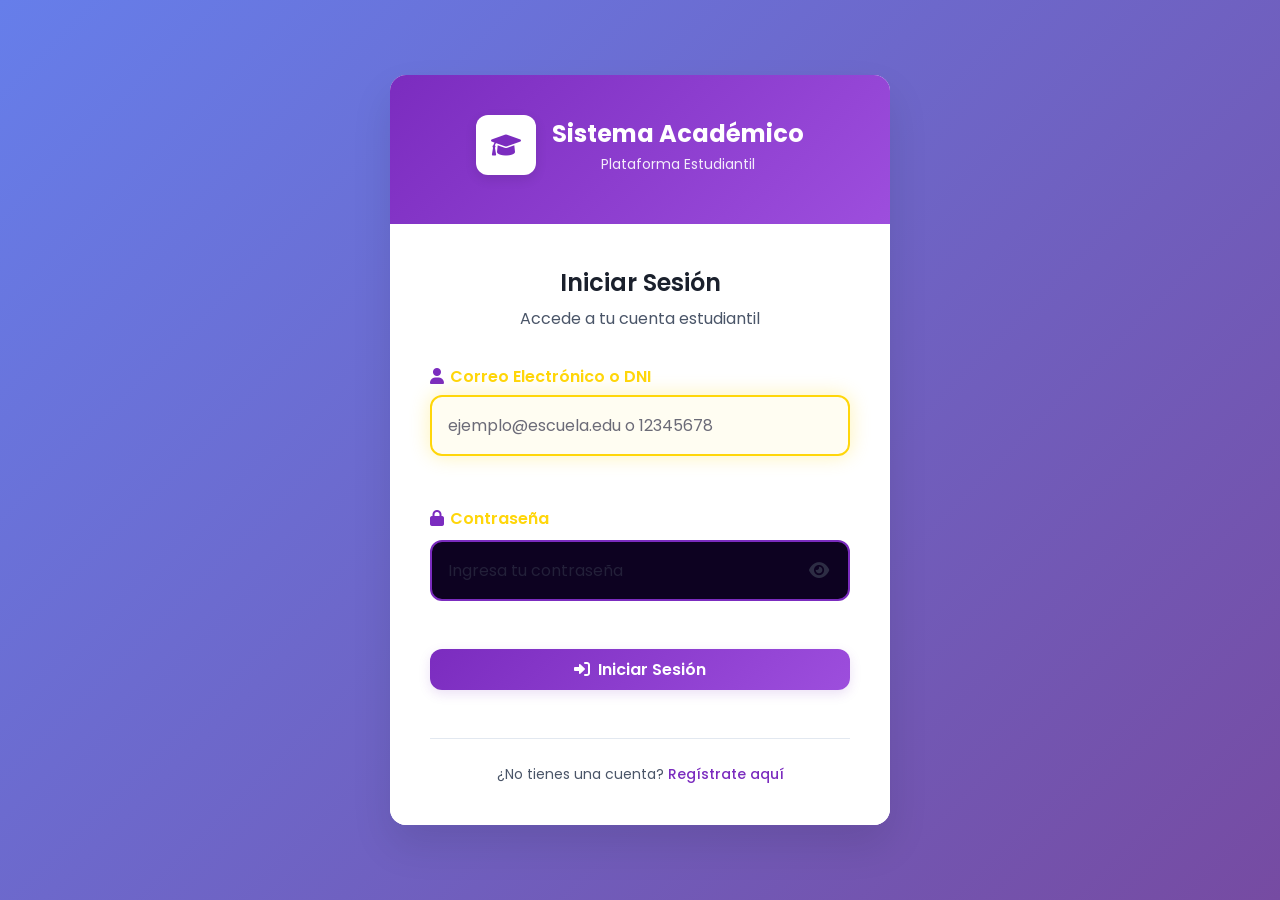
<file: vistas/dashboard_alumno.html>
<!DOCTYPE html>
<html lang="es">
<head>
    <meta charset="UTF-8">
    <meta name="viewport" content="width=device-width, initial-scale=1.0">
    <title>Panel del alumno - Sistema Académico</title>
    
    <link href="https://fonts.googleapis.com/css2?family=Poppins:wght@300;400;500;600;700&display=swap" rel="stylesheet">
    <link href="https://cdnjs.cloudflare.com/ajax/libs/font-awesome/6.0.0/css/all.min.css" rel="stylesheet">
    
    <link rel="stylesheet" href="estilos/variables.css">
    <link rel="stylesheet" href="estilos/animaciones.css">
    <link rel="stylesheet" href="estilos/global.css">
    <link rel="stylesheet" href="estilos/mejoras.css">
    <link rel="stylesheet" href="estilos/dashboard.css">
    <link rel="stylesheet" href="estilos/menu.css">
    <link rel="stylesheet" href="estilos/botones.css">
    <link rel="stylesheet" href="estilos/formularios.css">
    <link rel="stylesheet" href="estilos/calendario.css">
    <link rel="stylesheet" href="estilos/modulos.css">
</head>
<body>
    <div class="dashboard-container">
        <div class="menu-vertical" id="menu-vertical">
            </div>

        <div class="main-content">
            <header class="content-header">
                <div class="header-main">
                    <div class="header-title">
                        <h1 id="page-title">Calendario Académico</h1>
                        <p id="page-subtitle" class="page-subtitle">Bienvenido al sistema</p>
                    </div>
                    <div class="header-actions">
                        <div class="user-info">
                            <div class="user-avatar-sm">
                                <i class="fas fa-user-graduate"></i>
                            </div>
                            <div class="user-details">
                                <span class="user-name" id="user-name">Cargando...</span>
                                <span class="user-role">Estudiante</span>
                            </div>
                        </div>
                        <button class="btn-logout" onclick="cerrarSesion()" title="Cerrar sesión">
                            <i class="fas fa-sign-out-alt"></i>
                        </button>
                    </div>
                </div>
                
                </header>

            <main class="content-area" id="content-area">
                <div class="module-loader" id="module-loader">
                    <div class="loading-spinner"></div>
                    <p>Cargando...</p>
                </div>
            </main>
            
            <footer class="content-footer">
                <div class="footer-content">
                    <span>Sistema Académico</span>
                    <span id="current-date"></span>
                </div>
            </footer>
        </div>
    </div>

    <script src="../controles/dashboard.js"></script>
    <script src="../controles/dashboard-enhanced.js"></script>
    <script src="../controles/calendario.js"></script>
    <script src="../controles/inasistencias.js"></script>
    <script src="../controles/gestion_materias.js"></script>
    <script src="../controles/materias.js"></script>
    <script src="../controles/eventos.js"></script>
</body>
</html>
</file>
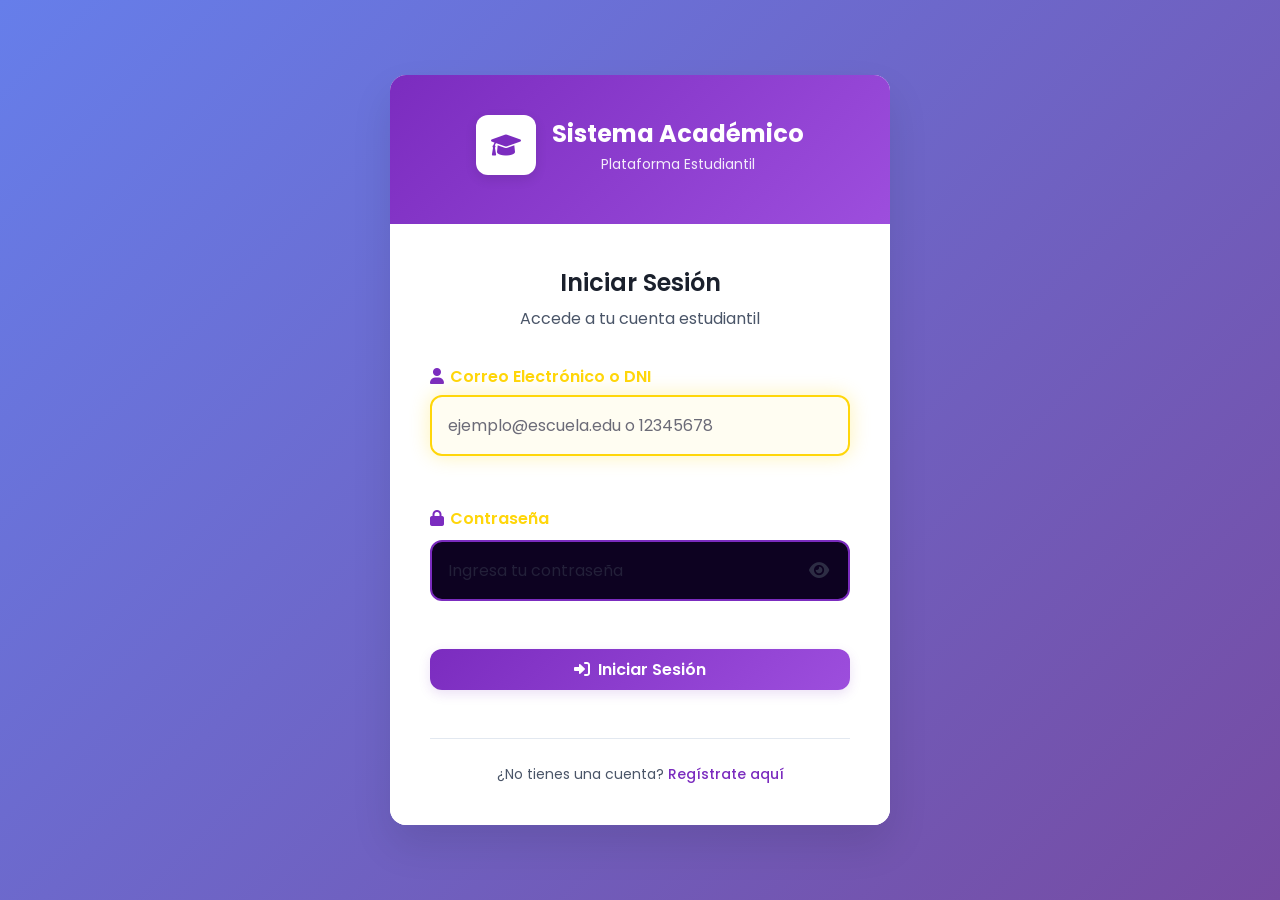
<file: vistas/login.html>
<!DOCTYPE html>
<html lang="es">
<head>
    <meta charset="UTF-8">
    <meta name="viewport" content="width=device-width, initial-scale=1.0">
    <title>Iniciar Sesión - Sistema de agenda académico para alumnos</title>
    
    <!-- Fuentes y Iconos -->
    <link href="https://fonts.googleapis.com/css2?family=Poppins:wght@300;400;500;600;700&display=swap" rel="stylesheet">
    <link href="https://cdnjs.cloudflare.com/ajax/libs/font-awesome/6.0.0/css/all.min.css" rel="stylesheet">
    
    <!-- CSS Modularizado -->
     <link rel="stylesheet" href="estilos/login.css">
    <link rel="stylesheet" href="estilos/variables.css">
    <link rel="stylesheet" href="estilos/animaciones.css">
    <link rel="stylesheet" href="estilos/global.css">
    <link rel="stylesheet" href="estilos/auth.css">
    <link rel="stylesheet" href="estilos/mejoras.css">
    <link rel="stylesheet" href="estilos/botones.css">
    <link rel="stylesheet" href="estilos/formularios.css">
</head>
<body class="auth-page">
    <div class="auth-background">
        <div class="auth-particles"></div>
    </div>
    
    <div class="auth-wrapper">
        <div class="auth-container animate-slide-up">
            <!-- Header con logo -->
            <div class="auth-header">
                <div class="auth-logo">
                    <div class="logo-icon">
                        <i class="fas fa-graduation-cap"></i>
                    </div>
                    <div class="logo-text">
                        <h1 class="auth-title">Sistema Académico</h1>
                        <p class="auth-subtitle">Plataforma Estudiantil</p>
                    </div>
                </div>
            </div>
            
            <!-- Formulario -->
            <div class="auth-content">
                <div class="form-header">
                    <h2>Iniciar Sesión</h2>
                    <p>Accede a tu cuenta estudiantil</p>
                </div>
                
                <form class="auth-form" id="login-form">
                    <div class="form-group">
                        <label for="login-email" class="form-label">
                            <i class="fas fa-user"></i>
                            Correo Electrónico o DNI
                        </label>
                        <input type="text" id="login-email" name="login_email" 
                               class="form-input" 
                               placeholder="ejemplo@escuela.edu o 12345678" 
                               required>
                    </div>

                    <div class="form-group">
                        <label for="login-password" class="form-label">
                            <i class="fas fa-lock"></i>
                            Contraseña
                        </label>
                        <div class="password-container">
                            <input type="password" id="login-password" name="login_password" 
                                   class="form-input password-field" 
                                   placeholder="Ingresa tu contraseña" 
                                   required>
                            <button type="button" class="toggle-password" id="toggle-password" data-target="login-password">
                                <i class="fas fa-eye"></i>
                            </button>
                        </div>
                    </div>
                   
                    <button type="submit" class="auth-button btn-primary">
                        <i class="fas fa-sign-in-alt"></i>
                        <span class="button-text">Iniciar Sesión</span>
                        <div class="button-loading">
                            <div class="loading-spinner"></div>
                        </div>
                    </button>
                    
                    <div class="auth-footer">
                        <p>¿No tienes una cuenta? 
                            <a href="registro.html" class="auth-link">
                                Regístrate aquí
                            </a>
                        </p>
                    </div>
                </form>
            </div>
        </div>
    </div>

    <script src="../controles/login.js"></script>
</body>
</html>
</file>
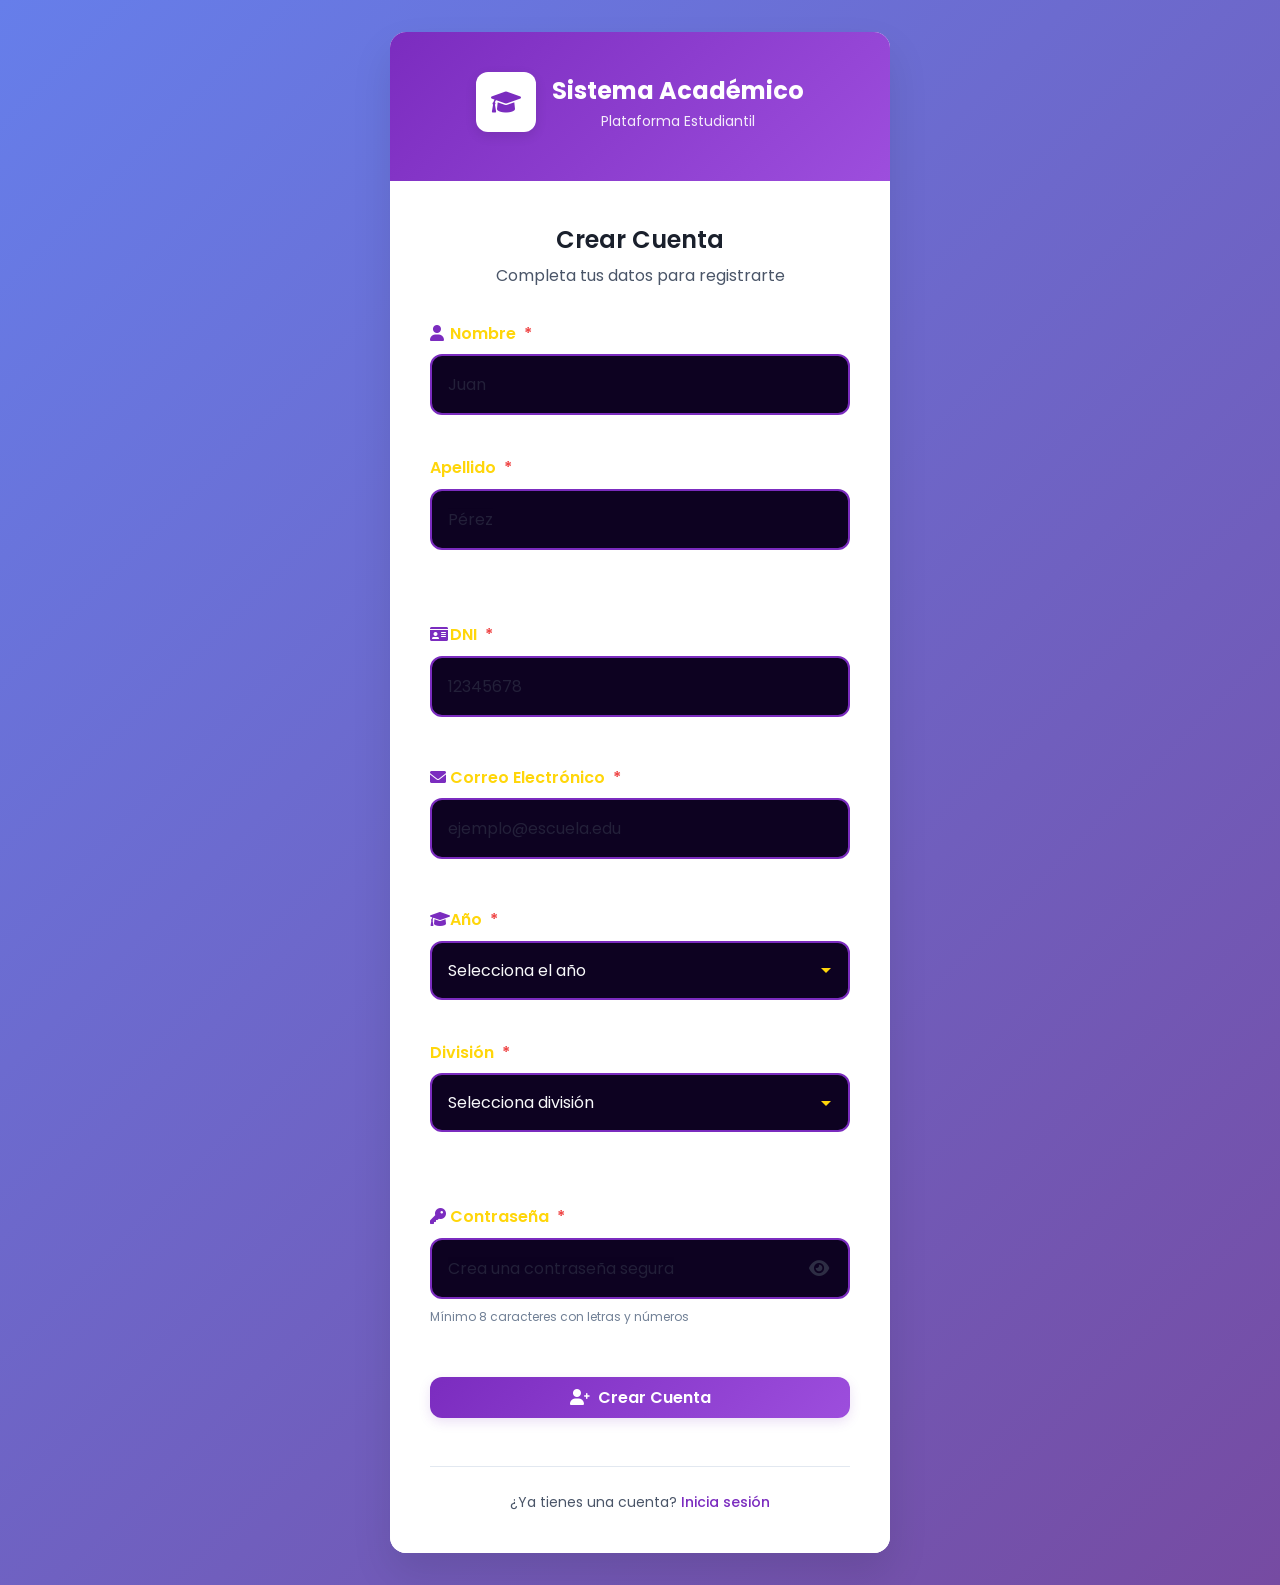
<file: vistas/registro.html>
<!DOCTYPE html>
<html lang="es">
<head>
    <meta charset="UTF-8">
    <meta name="viewport" content="width=device-width, initial-scale=1.0">
    <title>Registro - Sistema de agenda académico para alumnos</title>
    
    <!-- Fuentes y Iconos -->
    <link href="https://fonts.googleapis.com/css2?family=Poppins:wght@300;400;500;600;700&display=swap" rel="stylesheet">
    <link href="https://cdnjs.cloudflare.com/ajax/libs/font-awesome/6.0.0/css/all.min.css" rel="stylesheet">
    
    <!-- CSS Modularizado -->
    <link rel="stylesheet" href="estilos/variables.css">
    <link rel="stylesheet" href="estilos/animaciones.css">
    <link rel="stylesheet" href="estilos/global.css">
    <link rel="stylesheet" href="estilos/auth.css">
    <link rel="stylesheet" href="estilos/mejoras.css">
    <link rel="stylesheet" href="estilos/botones.css">
    <link rel="stylesheet" href="estilos/formularios.css">
</head>
<body class="auth-page">
    <div class="auth-background">
        <div class="auth-particles"></div>
    </div>
    
    <div class="auth-wrapper">
        <div class="auth-container animate-slide-up">
            <!-- Header con logo -->
            <div class="auth-header">
                <div class="auth-logo">
                    <div class="logo-icon">
                        <i class="fas fa-graduation-cap"></i>
                    </div>
                    <div class="logo-text">
                        <h1 class="auth-title">Sistema Académico</h1>
                        <p class="auth-subtitle">Plataforma Estudiantil</p>
                    </div>
                </div>
            </div>
            
            <!-- Formulario -->
            <div class="auth-content">
                <div class="form-header">
                    <h2>Crear Cuenta</h2>
                    <p>Completa tus datos para registrarte</p>
                </div>
                
                <form class="auth-form" id="register-form">
                    <div class="form-row">
                        <div class="form-group">
                            <label for="nombre" class="form-label required">
                                <i class="fas fa-user"></i>
                                Nombre
                            </label>
                            <input type="text" id="nombre" name="nombre" 
                                   class="form-input" 
                                   placeholder="Juan" 
                                   required>
                        </div>
                        <div class="form-group">
                            <label for="apellido" class="form-label required">
                                Apellido
                            </label>
                            <input type="text" id="apellido" name="apellido" 
                                   class="form-input" 
                                   placeholder="Pérez" 
                                   required>
                        </div>
                    </div>

                    <div class="form-group">
                        <label for="dni" class="form-label required">
                            <i class="fas fa-id-card"></i>
                            DNI
                        </label>
                        <input type="text" id="dni" name="dni" 
                               class="form-input" 
                               placeholder="12345678" 
                               maxlength="8"
                               required>
                    </div>

                    <div class="form-group">
                        <label for="email" class="form-label required">
                            <i class="fas fa-envelope"></i>
                            Correo Electrónico
                        </label>
                        <input type="email" id="email" name="email" 
                               class="form-input" 
                               placeholder="ejemplo@escuela.edu" 
                               required>
                    </div>

                    <div class="form-row">
                        <div class="form-group">
                            <label for="año" class="form-label required">
                                <i class="fas fa-graduation-cap"></i>
                                Año
                            </label>
                            <select id="año" name="año" class="form-select" required>
                                <option value="">Selecciona el año</option>
                                <option value="1">1° Año</option>
                                <option value="2">2° Año</option>
                                <option value="3">3° Año</option>
                                <option value="4">4° Año</option>
                                <option value="5">5° Año</option>
                                <option value="6">6° Año</option>
                            </select>
                        </div>
                        <div class="form-group">
                            <label for="division" class="form-label required">
                                División
                            </label>
                            <select id="division" name="division" class="form-select" required>
                                <option value="">Selecciona división</option>
                                <option value="Primera">Primera</option>
                                <option value="Segunda">Segunda</option>
                                <option value="Tercera">Tercera</option>
                                <option value="Cuarta">Cuarta</option>
                                <option value="Quinta">Quinta</option>
                                <option value="Sexta">Sexta</option>
                            </select>
                        </div>
                    </div>

                    <div class="form-group">
                        <label for="contraseña" class="form-label required">
                            <i class="fas fa-key"></i>
                            Contraseña
                        </label>
                        <div class="password-container">
                            <input type="password" id="contraseña" name="contraseña" 
                                   class="form-input password-field" 
                                   placeholder="Crea una contraseña segura" 
                                   required
                                   minlength="8">
                            <button type="button" class="toggle-password" id="toggle-password-register" data-target="contraseña">
                                <i class="fas fa-eye"></i>
                            </button>
                        </div>
                        <div class="password-requirements">
                            <small>Mínimo 8 caracteres con letras y números</small>
                        </div>
                    </div>

                    <button type="submit" class="auth-button btn-primary">
                        <i class="fas fa-user-plus"></i>
                        <span class="button-text">Crear Cuenta</span>
                        <div class="button-loading">
                            <div class="loading-spinner"></div>
                        </div>
                    </button>

                    <div class="auth-footer">
                        <p>¿Ya tienes una cuenta? 
                            <a href="login.html" class="auth-link">
                                Inicia sesión
                            </a>
                        </p>
                    </div>
                </form>
            </div>
        </div>
    </div>

    <script src="../controles/registro.js"></script>
    <script src="../controles/login-enhanced.js"></script>
</body>
</html>
</file>
<file: vistas/estilos/variables.css>
/* VARIABLES GLOBALES */
:root {
    /*  Colores Principales  */
    --primary-violet: #7B2CBF;
    --secondary-violet: #9D4EDD;
    --light-violet: #C77DFF;
    --dark-violet: #5A189A;
    
    --primary-yellow: #FFD60A;
    --secondary-yellow: #FFC300;
    --dark-yellow: #FFB000;
    --light-yellow: #FFED4E;
    
    /* Colores Neutros*/
    --black: #0D0221;
    --dark-gray: #1A1A2E;
    --medium-gray: #2D2D44;
    --light-gray: #F8F9FA;
    --white: #FFFFFF;
    
    /* Estados */
    --success: #10B981;
    --warning: #F59E0B;
    --error: #EF4444;
    --info: #3B82F6;
    
    /*  Sombras */
    --shadow-sm: 0 2px 4px rgba(123, 44, 191, 0.1);
    --shadow-md: 0 4px 12px rgba(123, 44, 191, 0.15);
    --shadow-lg: 0 8px 24px rgba(123, 44, 191, 0.2);
    --shadow-xl: 0 16px 40px rgba(123, 44, 191, 0.25);
    
    --shadow-yellow-sm: 0 2px 4px rgba(255, 214, 10, 0.2);
    --shadow-yellow-md: 0 4px 12px rgba(255, 214, 10, 0.3);
    --shadow-yellow-lg: 0 8px 24px rgba(255, 214, 10, 0.4);
    --shadow-yellow-xl: 0 16px 40px rgba(255, 214, 10, 0.5);
    
    /*  Transiciones */
    --transition-fast: 0.2s ease;
    --transition-medium: 0.3s ease;
    --transition-slow: 0.5s ease;
    
    /*  Espaciados  */
    --spacing-xs: 0.25rem;
    --spacing-sm: 0.5rem;
    --spacing-md: 1rem;
    --spacing-lg: 1.5rem;
    --spacing-xl: 2rem;
    --spacing-2xl: 2.5rem;
    --spacing-3xl: 3rem;
    
    /*  Border Radius */
    --radius-sm: 8px;
    --radius-md: 12px;
    --radius-lg: 15px;
    --radius-xl: 20px;
    --radius-full: 50%;
    
    /*  Fuentes  */
    --font-family: 'Poppins', sans-serif;
    --font-size-xs: 0.75rem;
    --font-size-sm: 0.875rem;
    --font-size-base: 1rem;
    --font-size-lg: 1.125rem;
    --font-size-xl: 1.25rem;
    --font-size-2xl: 1.5rem;
    --font-size-3xl: 1.875rem;
    --font-size-4xl: 2.25rem;
    
    /*  Anchos  */
    --menu-width: 280px;
    --menu-width-collapsed: 80px;
    
    /*  Z-Index  */
    --z-background: 0;
    --z-base: 1;
    --z-menu: 10;
    --z-header: 20;
    --z-dropdown: 30;
    --z-modal: 40;
    --z-tooltip: 50;
}

/*  Tema Oscuro (opcional)  */
[data-theme="dark"] {
    --light-gray: #1A1A2E;
    --white: #F8F9FA;
}

/*  Reset y Base */
* {
    margin: 0;
    padding: 0;
    box-sizing: border-box;
}

body {
    font-family: var(--font-family);
    background: linear-gradient(135deg, var(--dark-gray) 0%, var(--black) 100%);
    color: var(--light-gray);
    overflow-x: hidden;
    line-height: 1.6;
}

/* Utilidades de Tipografía  */
.text-primary { color: var(--primary-violet); }
.text-secondary { color: var(--secondary-violet); }
.text-yellow { color: var(--primary-yellow); }
.text-white { color: var(--white); }
.text-gray { color: var(--medium-gray); }

/*  Utilidades de Fondo  */
.bg-primary { background: var(--primary-violet); }
.bg-secondary { background: var(--secondary-violet); }
.bg-yellow { background: var(--primary-yellow); }
.bg-dark { background: var(--black); }
.bg-gray { background: var(--dark-gray); }

/*  Utilidades de Espaciado  */
.p-sm { padding: var(--spacing-sm); }
.p-md { padding: var(--spacing-md); }
.p-lg { padding: var(--spacing-lg); }
.p-xl { padding: var(--spacing-xl); }

.m-sm { margin: var(--spacing-sm); }
.m-md { margin: var(--spacing-md); }
.m-lg { margin: var(--spacing-lg); }
.m-xl { margin: var(--spacing-xl); }
</file>
<file: vistas/estilos/animaciones.css>
/*  ANIMACIONES GLOBALES */

/* Fade In  */
@keyframes fadeIn {
    from {
        opacity: 0;
    }
    to {
        opacity: 1;
    }
}

/* Fade Out  */
@keyframes fadeOut {
    from {
        opacity: 1;
    }
    to {
        opacity: 0;
    }
}

/* Slide In desde arriba */
@keyframes slideDown {
    from {
        transform: translateY(-50px);
        opacity: 0;
    }
    to {
        transform: translateY(0);
        opacity: 1;
    }
}

/* Slide In desde abajo  */
@keyframes slideUp {
    from {
        transform: translateY(50px);
        opacity: 0;
    }
    to {
        transform: translateY(0);
        opacity: 1;
    }
}

/*  Slide In desde la izquierda*/
@keyframes slideRight {
    from {
        transform: translateX(-50px);
        opacity: 0;
    }
    to {
        transform: translateX(0);
        opacity: 1;
    }
}

/*  Slide In desde la derecha  */
@keyframes slideLeft {
    from {
        transform: translateX(50px);
        opacity: 0;
    }
    to {
        transform: translateX(0);
        opacity: 1;
    }
}

/* Zoom In  */
@keyframes zoomIn {
    from {
        transform: scale(0.5);
        opacity: 0;
    }
    to {
        transform: scale(1);
        opacity: 1;
    }
}

/*  Zoom Out */
@keyframes zoomOut {
    from {
        transform: scale(1);
        opacity: 1;
    }
    to {
        transform: scale(0.5);
        opacity: 0;
    }
}

/*  Bounce*/
@keyframes bounce {
    0%, 20%, 50%, 80%, 100% {
        transform: translateY(0);
    }
    40% {
        transform: translateY(-20px);
    }
    60% {
        transform: translateY(-10px);
    }
}

/* Shake */
@keyframes shake {
    0%, 100% {
        transform: translateX(0);
    }
    10%, 30%, 50%, 70%, 90% {
        transform: translateX(-5px);
    }
    20%, 40%, 60%, 80% {
        transform: translateX(5px);
    }
}

/* Pulse  */
@keyframes pulse {
    0%, 100% {
        transform: scale(1);
        opacity: 1;
    }
    50% {
        transform: scale(1.05);
        opacity: 0.8;
    }
}

/*  Rotate  */
@keyframes rotate {
    from {
        transform: rotate(0deg);
    }
    to {
        transform: rotate(360deg);
    }
}

/*  Spin (para loaders)  */
@keyframes spin {
    from {
        transform: rotate(0deg);
    }
    to {
        transform: rotate(360deg);
    }
}

/*  Blink  */
@keyframes blink {
    0%, 100% {
        opacity: 1;
    }
    50% {
        opacity: 0.3;
    }
}

/* RGB Glow */
@keyframes rgbGlow {
    0%, 100% {
        box-shadow: 0 0 20px rgba(123, 44, 191, 0.8);
    }
    33% {
        box-shadow: 0 0 20px rgba(255, 214, 10, 0.8);
    }
    66% {
        box-shadow: 0 0 20px rgba(157, 78, 221, 0.8);
    }
}

/*  Float  */
@keyframes float {
    0%, 100% {
        transform: translateY(0) translateX(0) rotate(0deg);
    }
    25% {
        transform: translateY(-20px) translateX(10px) rotate(90deg);
    }
    50% {
        transform: translateY(-40px) translateX(-10px) rotate(180deg);
    }
    75% {
        transform: translateY(-20px) translateX(10px) rotate(270deg);
    }
}

/* Gradient Animation  */
@keyframes gradientShift {
    0% {
        background-position: 0% 50%;
    }
    50% {
        background-position: 100% 50%;
    }
    100% {
        background-position: 0% 50%;
    }
}

/* Ripple */
@keyframes ripple {
    to {
        width: 200px;
        height: 200px;
        opacity: 0;
    }
}

/* CLASES DE ANIMACIÓN */

.animate-fade-in {
    animation: fadeIn 0.5s ease-in;
}

.animate-fade-out {
    animation: fadeOut 0.5s ease-out;
}

.animate-slide-down {
    animation: slideDown 0.5s ease-out;
}

.animate-slide-up {
    animation: slideUp 0.5s ease-out;
}

.animate-slide-right {
    animation: slideRight 0.5s ease-out;
}

.animate-slide-left {
    animation: slideLeft 0.5s ease-out;
}

.animate-zoom-in {
    animation: zoomIn 0.5s ease-out;
}

.animate-zoom-out {
    animation: zoomOut 0.5s ease-out;
}

.animate-bounce {
    animation: bounce 1s ease;
}

.animate-shake {
    animation: shake 0.5s ease;
}

.animate-pulse {
    animation: pulse 2s ease-in-out infinite;
}

.animate-rotate {
    animation: rotate 2s linear infinite;
}

.animate-spin {
    animation: spin 1s linear infinite;
}

.animate-blink {
    animation: blink 2s ease-in-out infinite;
}

/* UTILIDADES DE TRANSICIÓN */

.transition-all {
    transition: all var(--transition-medium);
}

.transition-fast {
    transition: all var(--transition-fast);
}

.transition-slow {
    transition: all var(--transition-slow);
}

/*UTILIDADES DE DISPLAY*/

.d-none {
    display: none !important;
}

.d-block {
    display: block !important;
}

.d-flex {
    display: flex !important;
}

.d-grid {
    display: grid !important;
}

.d-inline {
    display: inline !important;
}

.d-inline-block {
    display: inline-block !important;
}

/*   UTILIDADES DE FLEX */

.flex-row {
    flex-direction: row;
}

.flex-column {
    flex-direction: column;
}

.flex-wrap {
    flex-wrap: wrap;
}

.flex-nowrap {
    flex-wrap: nowrap;
}

.justify-start {
    justify-content: flex-start;
}

.justify-center {
    justify-content: center;
}

.justify-end {
    justify-content: flex-end;
}

.justify-between {
    justify-content: space-between;
}

.justify-around {
    justify-content: space-around;
}

.align-start {
    align-items: flex-start;
}

.align-center {
    align-items: center;
}

.align-end {
    align-items: flex-end;
}

.align-stretch {
    align-items: stretch;
}

.gap-xs {
    gap: var(--spacing-xs);
}

.gap-sm {
    gap: var(--spacing-sm);
}

.gap-md {
    gap: var(--spacing-md);
}

.gap-lg {
    gap: var(--spacing-lg);
}

.gap-xl {
    gap: var(--spacing-xl);
}

/*  UTILIDADES DE TEXTO */

.text-left {
    text-align: left;
}

.text-center {
    text-align: center;
}

.text-right {
    text-align: right;
}

.text-uppercase {
    text-transform: uppercase;
}

.text-lowercase {
    text-transform: lowercase;
}

.text-capitalize {
    text-transform: capitalize;
}

.font-bold {
    font-weight: 700;
}

.font-semibold {
    font-weight: 600;
}

.font-medium {
    font-weight: 500;
}

.font-normal {
    font-weight: 400;
}

.font-light {
    font-weight: 300;
}

/*   UTILIDADES DE SOMBRA */

.shadow-sm {
    box-shadow: var(--shadow-sm);
}

.shadow-md {
    box-shadow: var(--shadow-md);
}

.shadow-lg {
    box-shadow: var(--shadow-lg);
}

.shadow-xl {
    box-shadow: var(--shadow-xl);
}

.shadow-none {
    box-shadow: none !important;
}

/* UTILIDADES DE OPACIDAD */

.opacity-0 {
    opacity: 0;
}

.opacity-25 {
    opacity: 0.25;
}

.opacity-50 {
    opacity: 0.5;
}

.opacity-75 {
    opacity: 0.75;
}

.opacity-100 {
    opacity: 1;
}

/*  UTILIDADES DE OVERFLOW */

.overflow-hidden {
    overflow: hidden;
}

.overflow-auto {
    overflow: auto;
}

.overflow-scroll {
    overflow: scroll;
}

.overflow-x-auto {
    overflow-x: auto;
}

.overflow-y-auto {
    overflow-y: auto;
}

/*  UTILIDADES DE POSICIÓN */

.position-relative {
    position: relative;
}

.position-absolute {
    position: absolute;
}

.position-fixed {
    position: fixed;
}

.position-sticky {
    position: sticky;
}

/*  UTILIDADES DE CURSOR */

.cursor-pointer {
    cursor: pointer;
}

.cursor-not-allowed {
    cursor: not-allowed;
}

.cursor-default {
    cursor: default;
}

/*  UTILIDADES DE ANCHO*/

.w-full {
    width: 100%;
}

.w-auto {
    width: auto;
}

.h-full {
    height: 100%;
}

.h-auto {
    height: auto;
}

/*  UTILIDADES DE BORDER RADIUS*/

.rounded-sm {
    border-radius: var(--radius-sm);
}

.rounded-md {
    border-radius: var(--radius-md);
}

.rounded-lg {
    border-radius: var(--radius-lg);
}

.rounded-xl {
    border-radius: var(--radius-xl);
}

.rounded-full {
    border-radius: var(--radius-full);
}

/*  EFECTOS HOVER ESPECIALES */

.hover-lift {
    transition: transform var(--transition-medium);
}

.hover-lift:hover {
    transform: translateY(-5px);
}

.hover-scale {
    transition: transform var(--transition-medium);
}

.hover-scale:hover {
    transform: scale(1.05);
}

.hover-glow {
    transition: all var(--transition-medium);
}

.hover-glow:hover {
    box-shadow: 0 0 20px var(--primary-violet);
}

.hover-glow-yellow:hover {
    box-shadow: 0 0 20px var(--primary-yellow);
}

/* GRADIENTES PREDEFINIDOS*/

.gradient-violet {
    background: linear-gradient(135deg, var(--primary-violet) 0%, var(--secondary-violet) 100%);
}

.gradient-yellow {
    background: linear-gradient(135deg, var(--primary-yellow) 0%, var(--dark-yellow) 100%);
}

.gradient-dark {
    background: linear-gradient(135deg, var(--black) 0%, var(--dark-gray) 100%);
}

.gradient-animated {
    background: linear-gradient(
        -45deg,
        var(--primary-violet),
        var(--secondary-violet),
        var(--primary-yellow),
        var(--dark-yellow)
    );
    background-size: 400% 400%;
    animation: gradientShift 15s ease infinite;
}

/*  SCROLLBAR PERSONALIZADA */

/* Para WebKit (Chrome, Safari, Edge) */
::-webkit-scrollbar {
    width: 10px;
    height: 10px;
}

::-webkit-scrollbar-track {
    background: var(--dark-gray);
    border-radius: 5px;
}

::-webkit-scrollbar-thumb {
    background: linear-gradient(180deg, var(--primary-violet) 0%, var(--secondary-violet) 100%);
    border-radius: 5px;
    transition: all var(--transition-fast);
}

::-webkit-scrollbar-thumb:hover {
    background: linear-gradient(180deg, var(--secondary-violet) 0%, var(--primary-yellow) 100%);
}

/* Para Firefox */
* {
    scrollbar-width: thin;
    scrollbar-color: var(--primary-violet) var(--dark-gray);
}

/*SELECCIÓN DE TEXTO */

::selection {
    background: var(--primary-yellow);
    color: var(--black);
}

::-moz-selection {
    background: var(--primary-yellow);
    color: var(--black);
}

/* INDICADORES DE CARGA */

.loading {
    position: relative;
    pointer-events: none;
    opacity: 0.6;
}

.loading::after {
    content: '';
    position: absolute;
    top: 50%;
    left: 50%;
    width: 20px;
    height: 20px;
    margin: -10px 0 0 -10px;
    border: 3px solid var(--light-gray);
    border-top-color: var(--primary-violet);
    border-radius: 50%;
    animation: spin 0.8s linear infinite;
}

/* BADGES Y ETIQUETAS */

.badge {
    display: inline-flex;
    align-items: center;
    padding: var(--spacing-xs) var(--spacing-sm);
    border-radius: 12px;
    font-size: var(--font-size-xs);
    font-weight: 600;
    text-transform: uppercase;
    letter-spacing: 0.5px;
}

.badge-violet {
    background: var(--primary-violet);
    color: var(--white);
}

.badge-yellow {
    background: var(--primary-yellow);
    color: var(--black);
}

.badge-success {
    background: var(--success);
    color: var(--white);
}

.badge-error {
    background: var(--error);
    color: var(--white);
}

.badge-warning {
    background: var(--warning);
    color: var(--black);
}

/* TOOLTIPS */

.tooltip {
    position: relative;
}

.tooltip::before {
    content: attr(data-tooltip);
    position: absolute;
    bottom: 100%;
    left: 50%;
    transform: translateX(-50%) translateY(-8px);
    padding: var(--spacing-xs) var(--spacing-sm);
    background: var(--black);
    color: var(--primary-yellow);
    border: 1px solid var(--primary-violet);
    border-radius: var(--radius-sm);
    font-size: var(--font-size-xs);
    white-space: nowrap;
    opacity: 0;
    pointer-events: none;
    transition: opacity var(--transition-fast);
    z-index: var(--z-tooltip);
}

.tooltip:hover::before {
    opacity: 1;
}

/*  RESPONSIVE HELPERS */

/* Ocultar en móvil */
@media (max-width: 768px) {
    .hide-mobile {
        display: none !important;
    }
}

/* Ocultar en desktop */
@media (min-width: 769px) {
    .hide-desktop {
        display: none !important;
    }
}

/* Mostrar solo en móvil */
@media (max-width: 768px) {
    .show-mobile {
        display: block !important;
    }
}

/* Mostrar solo en desktop */
@media (min-width: 769px) {
    .show-desktop {
        display: block !important;
    }
}
</file>
<file: vistas/estilos/global.css>
/* VARIABLES DE COLOR */
:root {
    /* Colores de texto para buen contraste */
    --text-dark: #1a202c;      /* Texto muy oscuro */
    --text-medium: #2d3748;    /* Texto oscuro */
    --text-light: #4a5568;     /* Texto gris oscuro */
    --text-lighter: #718096;   /* Texto gris medio */
    
    /* Colores de fondo */
    --bg-white: #ffffff;
    --bg-gray-50: #f7fafc;
    --bg-gray-100: #f8fafc;
    
    /* Colores de estado */
    --success-dark: #276749;
    --error-dark: #c53030;
    --warning-dark: #d69e2e;
}

/* ESTILOS GLOBALES MEJORADOS - CONTRASTE ASEGURADO */

/* Estados de entrada mejorados */
.input-success {
    border-color: var(--success) !important;
    box-shadow: 0 0 0 3px rgba(16, 185, 129, 0.1) !important;
    color: var(--text-medium) !important; /* ✅ Texto oscuro */
}

.input-error {
    border-color: var(--error) !important;
    box-shadow: 0 0 0 3px rgba(239, 68, 68, 0.1) !important;
    color: var(--text-medium) !important; /* ✅ Texto oscuro */
}

.input-empty {
    border-color: var(--medium-gray) !important;
    color: var(--text-medium) !important; /* ✅ Texto oscuro */
}

/* Animación de shake */
.shake {
    animation: shake 0.5s ease-in-out;
}

@keyframes shake {
    0%, 100% { transform: translateX(0); }
    25% { transform: translateX(-10px); }
    75% { transform: translateX(10px); }
}

/* Mensajes globales */
.global-message {
    position: fixed;
    top: 20px;
    right: 20px;
    padding: var(--spacing-md) var(--spacing-lg);
    border-radius: var(--radius-md);
    color: white; /* ✅ Texto blanco en mensajes */
    font-weight: 500;
    z-index: var(--z-modal);
    transform: translateX(100%);
    transition: transform var(--transition-medium);
    display: flex;
    align-items: center;
    gap: var(--spacing-sm);
    box-shadow: var(--shadow-lg);
}

.global-message.show {
    transform: translateX(0);
}

.global-message.success {
    background: var(--success);
    border-left: 4px solid var(--success-dark);
}

.global-message.error {
    background: var(--error);
    border-left: 4px solid var(--error-dark);
}

.global-message.warning {
    background: var(--warning);
    border-left: 4px solid var(--warning-dark);
    color: var(--text-dark); /* ✅ Texto oscuro en warnings */
}

/* Estados de carga global */
body.loading {
    pointer-events: none;
}

body.loading::after {
    content: '';
    position: fixed;
    top: 0;
    left: 0;
    width: 100%;
    height: 100%;
    background: rgba(13, 2, 33, 0.8);
    z-index: var(--z-modal);
    display: flex;
    align-items: center;
    justify-content: center;
}

body.loading::before {
    content: 'Cargando...';
    position: fixed;
    top: 50%;
    left: 50%;
    transform: translate(-50%, -50%);
    color: var(--primary-yellow);
    font-size: var(--font-size-xl);
    font-weight: 600;
    z-index: calc(var(--z-modal) + 1);
}

/* Mejoras de accesibilidad */
@media (prefers-reduced-motion: reduce) {
    * {
        animation-duration: 0.01ms !important;
        animation-iteration-count: 1 !important;
        transition-duration: 0.01ms !important;
    }
}

/* Focus visible mejorado */
button:focus-visible,
input:focus-visible,
select:focus-visible,
textarea:focus-visible {
    outline: 2px solid var(--primary-yellow);
    outline-offset: 2px;
}

/* Mejoras de contraste para accesibilidad */
@media (prefers-contrast: high) {
    :root {
        --primary-violet: #5A189A;
        --primary-yellow: #FFB700;
        --text-dark: #000000;
        --text-medium: #1a1a1a;
        --text-light: #333333;
    }
}

/* Scrollbar personalizado */
::-webkit-scrollbar {
    width: 8px;
    height: 8px;
}

::-webkit-scrollbar-track {
    background: var(--dark-gray);
    border-radius: 4px;
}

::-webkit-scrollbar-thumb {
    background: var(--primary-violet);
    border-radius: 4px;
    transition: background var(--transition-fast);
}

::-webkit-scrollbar-thumb:hover {
    background: var(--secondary-violet);
}

/* Selección de texto mejorada */
::selection {
    background: var(--primary-yellow);
    color: var(--black);
}

::-moz-selection {
    background: var(--primary-yellow);
    color: var(--black);
}

/* Utilidades de texto con buen contraste */
.text-dark { color: var(--text-dark) !important; }
.text-medium { color: var(--text-medium) !important; }
.text-light { color: var(--text-light) !important; }
.text-lighter { color: var(--text-lighter) !important; }

.text-center { text-align: center; }
.text-left { text-align: left; }
.text-right { text-align: right; }

.text-sm { font-size: var(--font-size-sm); }
.text-base { font-size: var(--font-size-base); }
.text-lg { font-size: var(--font-size-lg); }
.text-xl { font-size: var(--font-size-xl); }

.font-light { font-weight: 300; }
.font-normal { font-weight: 400; }
.font-medium { font-weight: 500; }
.font-semibold { font-weight: 600; }
.font-bold { font-weight: 700; }

/* Utilidades de espaciado */
.m-0 { margin: 0; }
.m-1 { margin: var(--spacing-xs); }
.m-2 { margin: var(--spacing-sm); }
.m-3 { margin: var(--spacing-md); }
.m-4 { margin: var(--spacing-lg); }

.p-0 { padding: 0; }
.p-1 { padding: var(--spacing-xs); }
.p-2 { padding: var(--spacing-sm); }
.p-3 { padding: var(--spacing-md); }
.p-4 { padding: var(--spacing-lg); }

/* Utilidades de display */
.hidden { display: none !important; }
.block { display: block !important; }
.inline { display: inline !important; }
.inline-block { display: inline-block !important; }
.flex { display: flex !important; }
.grid { display: grid !important; }

/* Utilidades de posición */
.relative { position: relative; }
.absolute { position: absolute; }
.fixed { position: fixed; }
.sticky { position: sticky; }

/* Utilidades de visibilidad */
.visible { visibility: visible; }
.invisible { visibility: hidden; }
.opacity-0 { opacity: 0; }
.opacity-50 { opacity: 0.5; }
.opacity-100 { opacity: 1; }
</file>
<file: vistas/estilos/mejoras.css>
/* MEJORAS VISUALES UNIFICADAS */

/* Efectos de Glassmorphism */
.glass-effect {
    background: rgba(26, 26, 46, 0.8);
    backdrop-filter: blur(10px);
    border: 1px solid rgba(123, 44, 191, 0.2);
}

/* Tarjetas con hover mejorado */
.card-hover {
    transition: all var(--transition-medium);
    position: relative;
    overflow: hidden;
}

.card-hover::before {
    content: '';
    position: absolute;
    top: 0;
    left: -100%;
    width: 100%;
    height: 100%;
    background: linear-gradient(90deg, transparent, rgba(255, 214, 10, 0.1), transparent);
    transition: left 0.6s;
}

.card-hover:hover::before {
    left: 100%;
}

.card-hover:hover {
    transform: translateY(-5px);
    box-shadow: var(--shadow-lg);
}

/* Badges modernos */
.badge-modern {
    display: inline-flex;
    align-items: center;
    padding: 6px 12px;
    border-radius: 20px;
    font-size: var(--font-size-xs);
    font-weight: 700;
    text-transform: uppercase;
    letter-spacing: 0.5px;
    border: 2px solid transparent;
}

.badge-violet {
    background: var(--gradient-primary);
    color: var(--white);
    border-color: var(--primary-violet);
}

.badge-yellow {
    background: var(--gradient-yellow);
    color: var(--black);
    border-color: var(--primary-yellow);
}

.badge-success {
    background: var(--success);
    color: var(--white);
    border-color: var(--success);
}

/* Indicadores de estado */
.status-indicator {
    width: 8px;
    height: 8px;
    border-radius: var(--radius-full);
    display: inline-block;
    margin-right: 8px;
}

.status-online { background: var(--success); }
.status-offline { background: var(--error); }
.status-busy { background: var(--warning); }

/* Loaders mejorados */
.loading-spinner-modern {
    width: 40px;
    height: 40px;
    border: 3px solid rgba(123, 44, 191, 0.3);
    border-top: 3px solid var(--primary-yellow);
    border-radius: var(--radius-full);
    animation: spin 1s linear infinite;
}

@keyframes spin {
    0% { transform: rotate(0deg); }
    100% { transform: rotate(360deg); }
}

/* Animaciones específicas */
@keyframes slideInRight {
    from {
        opacity: 0;
        transform: translateX(30px);
    }
    to {
        opacity: 1;
        transform: translateX(0);
    }
}

@keyframes pulse-glow {
    0%, 100% {
        box-shadow: 0 0 5px rgba(123, 44, 191, 0.5);
    }
    50% {
        box-shadow: 0 0 20px rgba(123, 44, 191, 0.8);
    }
}

/* Utilidades de texto */
.text-gradient {
    background: var(--gradient-primary);
    -webkit-background-clip: text;
    -webkit-text-fill-color: transparent;
    background-clip: text;
}

/* Grid system mejorado */
.grid-responsive {
    display: grid;
    gap: var(--spacing-lg);
    grid-template-columns: repeat(auto-fit, minmax(300px, 1fr));
}

/* Formularios modernos */
.form-modern .form-input:focus {
    border-color: var(--primary-yellow);
    box-shadow: 0 0 0 3px rgba(255, 214, 10, 0.1);
}

.form-modern .form-label {
    display: flex;
    align-items: center;
    gap: var(--spacing-sm);
    font-weight: 600;
}

/* Botones con iconos */
.btn-with-icon {
    display: flex;
    align-items: center;
    gap: var(--spacing-sm);
}

/* Efecto ripple */
.ripple {
    position: absolute;
    border-radius: 50%;
    background-color: rgba(255, 255, 255, 0.7);
    transform: scale(0);
    animation: ripple-animation 0.6s linear;
}

@keyframes ripple-animation {
    to {
        transform: scale(4);
        opacity: 0;
    }
}

/* Responsive improvements */
@media (max-width: 768px) {
    .grid-responsive {
        grid-template-columns: 1fr;
    }
    
    .form-row {
        flex-direction: column;
    }
    
    .menu-vertical {
        transform: translateX(-100%);
    }
    
    .menu-vertical.mobile-open {
        transform: translateX(0);
    }
}

/* Utilidades de display mejoradas */
.flex-center {
    display: flex;
    align-items: center;
    justify-content: center;
}

.flex-between {
    display: flex;
    align-items: center;
    justify-content: space-between;
}

.text-ellipsis {
    white-space: nowrap;
    overflow: hidden;
    text-overflow: ellipsis;
}

/* Sombras dinámicas */
.shadow-dynamic {
    transition: box-shadow var(--transition-medium);
}

.shadow-dynamic:hover {
    box-shadow: var(--shadow-lg);
}
</file>
<file: vistas/estilos/dashboard.css>
/* DASHBOARD */

.dashboard-container {
    display: flex;
    min-height: 100vh;
    background: #f8fafc;
    font-family: 'Poppins', sans-serif;
    color: #2d3748; /* ✅ Color de texto base oscuro */
}

.main-content {
    flex: 1;
    display: flex;
    flex-direction: column;
    min-height: 100vh;
}

/* Header Mejorado */
.content-header {
    background: white;
    border-bottom: 1px solid #e2e8f0;
    box-shadow: 0 1px 3px rgba(0, 0, 0, 0.1);
}

.header-main {
    display: flex;
    align-items: center;
    justify-content: space-between;
    padding: var(--spacing-lg) var(--spacing-2xl);
}

.header-title h1 {
    font-size: var(--font-size-2xl);
    font-weight: 600;
    color: #1a202c; /* ✅ Texto muy oscuro */
    margin: 0;
}

.page-subtitle {
    color: #4a5568; /* ✅ Texto gris oscuro */
    font-size: var(--font-size-sm);
    margin: var(--spacing-xs) 0 0 0;
}

/* Información de Usuario en Header */
.header-actions {
    display: flex;
    align-items: center;
    gap: var(--spacing-lg);
}

.user-info {
    display: flex;
    align-items: center;
    gap: var(--spacing-md);
    padding: var(--spacing-sm) var(--spacing-md);
    border-radius: 8px;
    transition: background-color 0.3s ease;
}

.user-info:hover {
    background: #f7fafc;
}

.user-avatar-sm {
    width: 40px;
    height: 40px;
    background: linear-gradient(135deg, var(--primary-violet), var(--secondary-violet));
    border-radius: 50%;
    display: flex;
    align-items: center;
    justify-content: center;
    color: white; /* ✅ Texto blanco sobre fondo violeta */
}

.user-details {
    display: flex;
    flex-direction: column;
}

.user-name {
    font-weight: 600;
    color: #1a202c; /* ✅ Texto muy oscuro */
    font-size: var(--font-size-sm);
}

.user-role {
    color: #718096; /* ✅ Texto gris medio */
    font-size: var(--font-size-xs);
}

.btn-logout {
    background: none;
    border: none;
    padding: 10px;
    border-radius: 8px;
    color: #718096; /* ✅ Icono gris visible */
    cursor: pointer;
    transition: all 0.3s ease;
}

.btn-logout:hover {
    background: #fed7d7;
    color: #c53030; /* ✅ Rojo en hover */
}

/* Header Secundario */
.header-secondary {
    padding: 0 var(--spacing-2xl) var(--spacing-lg);
}

.quick-stats {
    display: flex;
    gap: var(--spacing-xl);
}

.stat-item {
    display: flex;
    align-items: center;
    gap: var(--spacing-sm);
    padding: var(--spacing-sm) var(--spacing-md);
    background: #f7fafc;
    border-radius: 8px;
    border: 1px solid #e2e8f0;
}

.stat-item i {
    color: var(--primary-violet);
    font-size: var(--font-size-sm);
}

.stat-item span {
    font-size: var(--font-size-sm);
    color: #2d3748; /* ✅ Texto oscuro */
    font-weight: 500;
}

/* Área de Contenido */
.content-area {
    flex: 1;
    padding: var(--spacing-2xl);
    background: #f8fafc;
    overflow-y: auto;
    color: #2d3748; /* ✅ Color de texto base */
}

/* Loader de Módulos */
.module-loader {
    display: flex;
    flex-direction: column;
    align-items: center;
    justify-content: center;
    padding: var(--spacing-3xl);
    background: white;
    border-radius: 12px;
    box-shadow: 0 1px 3px rgba(0, 0, 0, 0.1);
}

.module-loader p {
    margin-top: var(--spacing-md);
    color: #4a5568; /* ✅ Texto gris oscuro */
    font-size: var(--font-size-base);
}

/* Footer del Dashboard */
.content-footer {
    background: white;
    border-top: 1px solid #e2e8f0;
    padding: var(--spacing-md) var(--spacing-2xl);
}

.footer-content {
    display: flex;
    justify-content: space-between;
    align-items: center;
    color: #718096; /* ✅ Texto gris medio */
    font-size: var(--font-size-sm);
}

/* Contenedores de Módulos */
.module-container {
    background: white;
    border-radius: 12px;
    box-shadow: 0 1px 3px rgba(0, 0, 0, 0.1);
    border: 1px solid #e2e8f0;
    margin-bottom: var(--spacing-xl);
    overflow: hidden;
    color: #2d3748; /* ✅ Texto oscuro en módulos */
}

.module-container h2 {
    font-size: var(--font-size-xl);
    font-weight: 600;
    color: #1a202c; /* ✅ Texto muy oscuro en títulos */
    margin: 0;
    padding: var(--spacing-lg) var(--spacing-xl);
    border-bottom: 1px solid #e2e8f0;
    background: #fafafa;
}

/* Estados de Carga */
.loading-spinner {
    width: 32px;
    height: 32px;
    border: 3px solid #e2e8f0;
    border-top: 3px solid var(--primary-violet);
    border-radius: 50%;
    animation: spin 1s linear infinite;
}

@keyframes spin {
    0% { transform: rotate(0deg); }
    100% { transform: rotate(360deg); }
}

/* Texto en tablas y listas */
.materias-table th {
    color: white; /* ✅ Texto blanco en headers de tabla */
    background: linear-gradient(135deg, var(--primary-violet), var(--secondary-violet));
}

.materias-table td {
    color: #2d3748; /* ✅ Texto oscuro en celdas */
    border-bottom: 1px solid #e2e8f0;
}

.materia-nombre {
    font-weight: 600;
    color: #1a202c; /* ✅ Texto muy oscuro para nombres */
}

.materia-profesor small {
    color: #718096; /* ✅ Texto gris medio para detalles */
}

/* Eventos y cards */
.evento-card {
    background: white;
    color: #2d3748; /* ✅ Texto oscuro en cards */
}

.evento-titulo {
    color: #1a202c; /* ✅ Texto muy oscuro para títulos */
}

.evento-descripcion {
    color: #4a5568; /* ✅ Texto gris oscuro para descripciones */
}

.evento-fecha {
    color: #718096; /* ✅ Texto gris medio para fechas */
}

/* Badges y estados */
.badge {
    color: white; /* ✅ Texto blanco en badges */
}

.badge-violet {
    background: var(--primary-violet);
}

.badge-yellow {
    background: var(--primary-yellow);
    color: #1a202c; /* ✅ Texto oscuro en badges amarillos */
}

/* Formularios en módulos */
.config-section h3 {
    color: #1a202c; /* ✅ Texto muy oscuro en títulos de configuración */
}

.config-item label {
    color: #2d3748; /* ✅ Texto oscuro en labels */
}

/* Mensajes de estado */
.empty-state h3 {
    color: #1a202c; /* ✅ Texto muy oscuro */
}

.empty-state p {
    color: #4a5568; /* ✅ Texto gris oscuro */
}

/* Responsive */
@media (max-width: 1024px) {
    .header-main {
        padding: var(--spacing-lg);
    }
    
    .header-secondary {
        padding: 0 var(--spacing-lg) var(--spacing-lg);
    }
    
    .content-area {
        padding: var(--spacing-lg);
    }
}

@media (max-width: 768px) {
    .header-main {
        flex-direction: column;
        align-items: flex-start;
        gap: var(--spacing-md);
    }
    
    .header-actions {
        width: 100%;
        justify-content: space-between;
    }
    
    .quick-stats {
        flex-direction: column;
        gap: var(--spacing-md);
    }
    
    .content-footer {
        padding: var(--spacing-md);
    }
    
    .footer-content {
        flex-direction: column;
        gap: var(--spacing-sm);
        text-align: center;
    }
}

@media (max-width: 480px) {
    .content-area {
        padding: var(--spacing-md);
    }
    
    .module-container h2 {
        padding: var(--spacing-md);
    }
}
</file>
<file: vistas/estilos/menu.css>
.menu-vertical {
    width: 280px;
    background: #2c3e50;
    color: white;
    display: flex;
    flex-direction: column;
}

.menu-header {
    padding: 2rem 1.5rem;
    border-bottom: 1px solid #34495e;
    text-align: center;
}

.user-avatar {
    width: 60px;
    height: 60px;
    background: #3498db;
    border-radius: 50%;
    display: flex;
    align-items: center;
    justify-content: center;
    margin: 0 auto 1rem;
    font-size: 1.5rem;
}

.user-welcome .welcome-text {
    font-size: 0.9rem;
    color: #bdc3c7;
    display: block;
}

.user-welcome .user-name {
    font-size: 1.1rem;
    font-weight: 600;
    display: block;
}

.menu-nav {
    flex: 1;
    padding: 1rem 0;
}

.menu-list {
    list-style: none;
}

.menu-list li {
    margin-bottom: 0.5rem;
}

.menu-item {
    display: flex;
    align-items: center;
    padding: 1rem 1.5rem;
    color: #ecf0f1;
    text-decoration: none;
    transition: all 0.3s;
    border-left: 4px solid transparent;
}

.menu-item:hover {
    background: #34495e;
    color: white;
    border-left-color: #3498db;
}

.menu-item.active {
    background: #34495e;
    color: #3498db;
    border-left-color: #3498db;
}

.menu-item i {
    width: 20px;
    margin-right: 1rem;
    font-size: 1.1rem;
}

.menu-item span {
    font-weight: 500;
}

.menu-footer {
    padding: 1.5rem;
    border-top: 1px solid #34495e;
}

.logout-menu-btn {
    width: 100%;
    background: transparent;
    border: 1px solid #e74c3c;
    color: #e74c3c;
    padding: 0.75rem;
    border-radius: 5px;
    cursor: pointer;
    display: flex;
    align-items: center;
    justify-content: center;
    gap: 0.5rem;
    transition: all 0.3s;
}

.logout-menu-btn:hover {
    background: #e74c3c;
    color: white;
}
</file>
<file: vistas/estilos/botones.css>
/*  SISTEMA DE BOTONES */

/*  Base de Botones  */
button,
.btn {
    font-family: var(--font-family);
    font-weight: 600;
    cursor: pointer;
    border: none;
    transition: all var(--transition-medium);
    position: relative;
    overflow: hidden;
    display: inline-flex;
    align-items: center;
    justify-content: center;
    gap: var(--spacing-sm);
}

button:disabled,
.btn:disabled {
    opacity: 0.5;
    cursor: not-allowed;
    pointer-events: none;
}

/*  BOTONES PRINCIPALES */

/* Botón Violeta (Principal) */
.btn-nav,
.btn-primary {
    background: linear-gradient(135deg, var(--primary-violet) 0%, var(--secondary-violet) 100%);
    color: var(--white);
    padding: var(--spacing-sm) var(--spacing-lg);
    border-radius: var(--radius-md);
    font-size: var(--font-size-base);
    box-shadow: var(--shadow-md);
}

.btn-nav::before,
.btn-primary::before {
    content: '';
    position: absolute;
    top: 0;
    left: -100%;
    width: 100%;
    height: 100%;
    background: linear-gradient(90deg, transparent, rgba(255, 255, 255, 0.3), transparent);
    transition: left 0.5s;
}

.btn-nav:hover::before,
.btn-primary:hover::before {
    left: 100%;
}

.btn-nav:hover,
.btn-primary:hover {
    transform: translateY(-3px);
    box-shadow: 0 8px 25px rgba(123, 44, 191, 0.5);
}

.btn-nav:active,
.btn-primary:active {
    transform: translateY(-1px);
}

/*  BOTONES AMARILLOS */

.btn-hoy,
.btn-guardar,
.btn-secondary {
    background: linear-gradient(135deg, var(--primary-yellow) 0%, var(--dark-yellow) 100%);
    color: var(--black);
    padding: var(--spacing-sm) var(--spacing-lg);
    border-radius: var(--radius-md);
    font-size: var(--font-size-base);
    box-shadow: var(--shadow-yellow-md);
}

.btn-hoy::before,
.btn-guardar::before,
.btn-secondary::before {
    content: '';
    position: absolute;
    top: 0;
    left: -100%;
    width: 100%;
    height: 100%;
    background: linear-gradient(90deg, transparent, rgba(255, 255, 255, 0.4), transparent);
    transition: left 0.5s;
}

.btn-hoy:hover::before,
.btn-guardar:hover::before,
.btn-secondary:hover::before {
    left: 100%;
}

.btn-hoy:hover,
.btn-guardar:hover,
.btn-secondary:hover {
    transform: translateY(-3px);
    box-shadow: 0 8px 25px rgba(255, 214, 10, 0.5);
}

/*  BOTONES DE ACCIÓN*/

.btn-action {
    background: linear-gradient(135deg, var(--primary-violet) 0%, var(--secondary-violet) 100%);
    color: var(--white);
    padding: var(--spacing-xs) var(--spacing-md);
    border-radius: var(--radius-sm);
    font-size: var(--font-size-sm);
    box-shadow: var(--shadow-sm);
}

.btn-action:hover:not(:disabled) {
    animation: rgbGlow 1.5s infinite;
    transform: translateY(-2px);
}

@keyframes rgbGlow {
    0%, 100% {
        box-shadow: 0 0 20px rgba(123, 44, 191, 0.8);
    }
    33% {
        box-shadow: 0 0 20px rgba(255, 214, 10, 0.8);
    }
    66% {
        box-shadow: 0 0 20px rgba(157, 78, 221, 0.8);
    }
}

.btn-action:disabled {
    background: var(--medium-gray);
}

/*  BOTONES CANCELAR */

.btn-cancelar,
.btn-cancel {
    background: linear-gradient(135deg, var(--medium-gray) 0%, #555 100%);
    color: var(--white);
    padding: var(--spacing-sm) var(--spacing-lg);
    border-radius: var(--radius-md);
    font-size: var(--font-size-base);
    box-shadow: var(--shadow-sm);
}

.btn-cancelar:hover,
.btn-cancel:hover {
    background: linear-gradient(135deg, #555 0%, #777 100%);
    transform: translateY(-2px);
    box-shadow: var(--shadow-md);
}

/*  BOTONES AGREGAR */

.btn-add,
.btn-agregar {
    background: linear-gradient(135deg, var(--success) 0%, #059669 100%);
    color: var(--white);
    padding: var(--spacing-sm) var(--spacing-lg);
    border-radius: var(--radius-md);
    font-size: var(--font-size-base);
    box-shadow: 0 4px 12px rgba(16, 185, 129, 0.3);
}

.btn-add:hover,
.btn-agregar:hover {
    transform: translateY(-2px);
    box-shadow: 0 8px 20px rgba(16, 185, 129, 0.5);
}

/*   BOTONES ELIMINAR */

.btn-remove,
.btn-eliminar,
.btn-delete {
    background: linear-gradient(135deg, var(--error) 0%, #C53030 100%);
    color: var(--white);
    padding: var(--spacing-sm) var(--spacing-lg);
    border-radius: var(--radius-md);
    font-size: var(--font-size-base);
    box-shadow: 0 4px 12px rgba(239, 68, 68, 0.3);
}

.btn-remove:hover,
.btn-eliminar:hover,
.btn-delete:hover {
    transform: translateY(-2px);
    box-shadow: 0 8px 20px rgba(239, 68, 68, 0.5);
}

/* BOTONES DE TIPO DE REGISTRO*/

.btn-tipo-registro {
    background: var(--white);
    border: 2px solid rgba(123, 44, 191, 0.3);
    border-radius: var(--radius-lg);
    padding: var(--spacing-xl);
    cursor: pointer;
    transition: all var(--transition-medium);
    text-align: center;
    display: flex;
    flex-direction: column;
    align-items: center;
    gap: var(--spacing-sm);
}

.btn-tipo-registro:hover {
    border-color: var(--primary-violet);
    background: rgba(123, 44, 191, 0.05);
    transform: translateY(-5px);
    box-shadow: var(--shadow-lg);
}

.btn-tipo-registro i {
    font-size: var(--font-size-4xl);
    color: var(--primary-violet);
    transition: all var(--transition-fast);
}

.btn-tipo-registro:hover i {
    transform: scale(1.2) rotate(10deg);
    color: var(--primary-yellow);
}

.btn-tipo-registro span {
    font-weight: 600;
    color: var(--black);
    font-size: var(--font-size-lg);
}

.btn-tipo-registro small {
    color: var(--medium-gray);
    font-size: var(--font-size-sm);
}

/* BOTONES CON ICONOS */

.btn-icon {
    width: 40px;
    height: 40px;
    padding: 0;
    border-radius: var(--radius-md);
    display: flex;
    align-items: center;
    justify-content: center;
}

.btn-icon i {
    font-size: var(--font-size-lg);
}

/* GRUPOS DE BOTONES*/

.btn-group {
    display: flex;
    gap: var(--spacing-sm);
    flex-wrap: wrap;
}

.btn-group-vertical {
    display: flex;
    flex-direction: column;
    gap: var(--spacing-sm);
}

/*   BOTONES DE TAMAÑO*/

.btn-sm {
    padding: var(--spacing-xs) var(--spacing-sm);
    font-size: var(--font-size-sm);
    border-radius: var(--radius-sm);
}

.btn-lg {
    padding: var(--spacing-md) var(--spacing-xl);
    font-size: var(--font-size-lg);
    border-radius: var(--radius-lg);
}

.btn-xl {
    padding: var(--spacing-lg) var(--spacing-2xl);
    font-size: var(--font-size-xl);
    border-radius: var(--radius-lg);
}

/*  BOTONES DE ANCHO COMPLETO*/

.btn-block {
    width: 100%;
    display: flex;
}

/*   BOTONES OUTLINE*/

.btn-outline-primary {
    background: transparent;
    border: 2px solid var(--primary-violet);
    color: var(--primary-violet);
    padding: var(--spacing-sm) var(--spacing-lg);
    border-radius: var(--radius-md);
}

.btn-outline-primary:hover {
    background: var(--primary-violet);
    color: var(--white);
    transform: translateY(-2px);
    box-shadow: var(--shadow-md);
}

.btn-outline-secondary {
    background: transparent;
    border: 2px solid var(--primary-yellow);
    color: var(--primary-yellow);
    padding: var(--spacing-sm) var(--spacing-lg);
    border-radius: var(--radius-md);
}

.btn-outline-secondary:hover {
    background: var(--primary-yellow);
    color: var(--black);
    transform: translateY(-2px);
    box-shadow: var(--shadow-yellow-md);
}

/* EFECTOS DE RIPPLE */

.btn-ripple {
    position: relative;
    overflow: hidden;
}

.btn-ripple::after {
    content: '';
    position: absolute;
    top: 50%;
    left: 50%;
    width: 0;
    height: 0;
    border-radius: 50%;
    background: rgba(255, 255, 255, 0.5);
    transform: translate(-50%, -50%);
    transition: width 0.6s, height 0.6s;
}

.btn-ripple:active::after {
    width: 200px;
    height: 200px;
}

/* ESTADOS DE CARGA */

.btn-loading {
    position: relative;
    pointer-events: none;
}

.btn-loading::before {
    content: '';
    position: absolute;
    width: 16px;
    height: 16px;
    border: 2px solid rgba(255, 255, 255, 0.3);
    border-top-color: var(--white);
    border-radius: 50%;
    animation: spin 0.6s linear infinite;
}

/*  RESPONSIVE*/

@media (max-width: 768px) {
    .btn-nav,
    .btn-primary,
    .btn-hoy,
    .btn-guardar,
    .btn-secondary {
        padding: var(--spacing-xs) var(--spacing-md);
        font-size: var(--font-size-sm);
    }
    
    .btn-group {
        flex-direction: column;
        width: 100%;
    }
    
    .btn-group button {
        width: 100%;
    }
}
</file>
<file: vistas/estilos/formularios.css>
/* SISTEMA DE FORMULARIOS */

/* Grupos de Formulario  */
.form-group {
    margin-bottom: var(--spacing-lg);
    position: relative;
}

.form-row {
    display: grid;
    grid-template-columns: repeat(auto-fit, minmax(250px, 1fr));
    gap: var(--spacing-md);
    margin-bottom: var(--spacing-lg);
}

/*Labels */
.form-group label {
    display: block;
    margin-bottom: var(--spacing-sm);
    font-weight: 600;
    color: var(--primary-yellow);
    font-size: var(--font-size-base);
    transition: all var(--transition-fast);
}

.form-group label.required::after {
    content: ' *';
    color: var(--error);
}

/*  Inputs*/
.form-group input,
.form-group select,
.form-group textarea {
    width: 100%;
    padding: var(--spacing-md);
    border: 2px solid var(--primary-violet);
    border-radius: var(--radius-md);
    font-family: var(--font-family);
    background: var(--black);
    color: var(--light-gray);
    transition: all var(--transition-medium);
    font-size: var(--font-size-base);
}

.form-group input::placeholder,
.form-group select::placeholder,
.form-group textarea::placeholder {
    color: var(--medium-gray);
    opacity: 0.7;
}

/*  Focus State  */
.form-group input:focus,
.form-group select:focus,
.form-group textarea:focus {
    outline: none;
    border-color: var(--primary-yellow);
    box-shadow: 0 0 20px rgba(255, 214, 10, 0.3);
    transform: translateY(-2px);
    background: rgba(255, 214, 10, 0.05);
}

/* Efecto de label flotante */
.form-group input:focus + label,
.form-group select:focus + label,
.form-group textarea:focus + label {
    color: var(--primary-yellow);
    transform: translateY(-2px);
}

/*  Textarea */
.form-group textarea {
    resize: vertical;
    min-height: 100px;
    line-height: 1.6;
}

/*  Select*/
.form-group select {
    cursor: pointer;
    appearance: none;
    background-image: url("data:image/svg+xml,%3Csvg xmlns='http://www.w3.org/2000/svg' width='12' height='12' viewBox='0 0 12 12'%3E%3Cpath fill='%23FFD60A' d='M6 9L1 4h10z'/%3E%3C/svg%3E");
    background-repeat: no-repeat;
    background-position: right var(--spacing-md) center;
    padding-right: var(--spacing-3xl);
}

.form-group select:hover {
    border-color: var(--secondary-violet);
}

/* Inputs con Iconos */
.input-with-icon {
    position: relative;
}

.input-with-icon i {
    position: absolute;
    left: var(--spacing-md);
    top: 50%;
    transform: translateY(-50%);
    color: var(--primary-violet);
    transition: all var(--transition-fast);
}

.input-with-icon input {
    padding-left: var(--spacing-3xl);
}

.input-with-icon input:focus ~ i {
    color: var(--primary-yellow);
}

/*  Checkbox y Radio */
.form-check {
    display: flex;
    align-items: center;
    gap: var(--spacing-sm);
    margin-bottom: var(--spacing-md);
}

.form-check input[type="checkbox"],
.form-check input[type="radio"] {
    width: 20px;
    height: 20px;
    cursor: pointer;
    accent-color: var(--primary-violet);
}

.form-check label {
    margin: 0;
    cursor: pointer;
    color: var(--light-gray);
    font-weight: 500;
}

/* Mensajes de Ayuda */
.form-text,
.form-hint,
.password-hint {
    color: var(--medium-gray);
    font-size: var(--font-size-sm);
    margin-top: var(--spacing-xs);
    display: block;
}

/* Mensajes de Error */
.form-error {
    color: var(--error);
    font-size: var(--font-size-sm);
    margin-top: var(--spacing-xs);
    display: flex;
    align-items: center;
    gap: var(--spacing-xs);
}

.form-error::before {
    content: '⚠';
    font-size: var(--font-size-base);
}

.form-group.error input,
.form-group.error select,
.form-group.error textarea {
    border-color: var(--error);
    background: rgba(239, 68, 68, 0.1);
}

/* Mensajes de Éxito  */
.form-success {
    color: var(--success);
    font-size: var(--font-size-sm);
    margin-top: var(--spacing-xs);
    display: flex;
    align-items: center;
    gap: var(--spacing-xs);
}

.form-success::before {
    content: '✓';
    font-size: var(--font-size-base);
}

.form-group.success input,
.form-group.success select,
.form-group.success textarea {
    border-color: var(--success);
    background: rgba(16, 185, 129, 0.1);
}

/* SECCIONES DE FORMULARIO */

.form-section {
    background: rgba(123, 44, 191, 0.1);
    padding: var(--spacing-xl);
    border-radius: var(--radius-md);
    margin-bottom: var(--spacing-xl);
    border: 1px solid rgba(123, 44, 191, 0.3);
}

.form-section h3 {
    color: var(--primary-yellow);
    margin-bottom: var(--spacing-md);
    font-size: var(--font-size-xl);
    display: flex;
    align-items: center;
    gap: var(--spacing-sm);
}

.section-description {
    color: var(--light-gray);
    font-size: var(--font-size-sm);
    margin-bottom: var(--spacing-md);
    opacity: 0.8;
}

/*ACCIONES DE FORMULARIO */

.form-actions {
    display: flex;
    gap: var(--spacing-md);
    justify-content: flex-end;
    margin-top: var(--spacing-xl);
    padding-top: var(--spacing-xl);
    border-top: 1px solid rgba(123, 44, 191, 0.3);
}

.form-actions.centered {
    justify-content: center;
}

.form-actions.space-between {
    justify-content: space-between;
}

/*FORMULARIOS DE REGISTRO/LOGIN */

.register-wrapper,
.login-wrapper {
    min-height: 100vh;
    display: flex;
    justify-content: center;
    align-items: center;
    padding: var(--spacing-xl);
    background: linear-gradient(135deg, var(--dark-gray) 0%, var(--black) 100%);
}

.register-container,
.login-container {
    background: linear-gradient(135deg, var(--black) 0%, var(--dark-gray) 100%);
    border-radius: var(--radius-xl);
    box-shadow: var(--shadow-xl);
    overflow: hidden;
    display: flex;
    max-width: 1000px;
    width: 100%;
    border: 2px solid var(--primary-violet);
}

.register-header,
.login-header {
    background: linear-gradient(135deg, var(--primary-violet), var(--secondary-violet));
    color: var(--white);
    padding: var(--spacing-3xl);
    display: flex;
    flex-direction: column;
    justify-content: center;
    align-items: flex-start;
    flex: 1;
    position: relative;
    overflow: hidden;
}

.register-header::before,
.login-header::before {
    content: '';
    position: absolute;
    top: -50%;
    right: -50%;
    width: 200%;
    height: 200%;
    background: radial-gradient(circle, rgba(255, 214, 10, 0.2) 0%, transparent 70%);
    animation: pulse 6s ease-in-out infinite;
}

.register-title,
.login-title {
    font-size: var(--font-size-4xl);
    font-weight: 700;
    margin-bottom: var(--spacing-md);
    position: relative;
    z-index: 1;
}

.register-subtitle,
.login-subtitle {
    font-weight: 300;
    opacity: 0.9;
    font-size: var(--font-size-lg);
    position: relative;
    z-index: 1;
}

.register-form,
.login-form {
    padding: var(--spacing-3xl);
    display: flex;
    flex-direction: column;
    flex: 1;
}

/*FORMULARIO UNIFICADO */

.form-unificado {
    background: linear-gradient(135deg, var(--black) 0%, var(--dark-gray) 100%);
    border-radius: var(--radius-xl);
    padding: var(--spacing-2xl);
    border: 2px solid var(--primary-violet);
}

/* ITEMS DE HORARIO */

.horario-item {
    background: rgba(123, 44, 191, 0.05);
    padding: var(--spacing-md);
    border-radius: var(--radius-md);
    margin-bottom: var(--spacing-md);
    border: 1px solid rgba(123, 44, 191, 0.2);
    transition: all var(--transition-medium);
}

.horario-item:hover {
    border-color: var(--primary-violet);
    background: rgba(123, 44, 191, 0.1);
}

#horarios-container {
    margin-bottom: var(--spacing-lg);
}

/*LINKS EN FORMULARIOS*/

.login-link {
    text-align: center;
    margin-top: var(--spacing-lg);
    font-size: var(--font-size-base);
    color: var(--light-gray);
}

.login-link a {
    color: var(--primary-yellow);
    text-decoration: none;
    font-weight: 600;
    transition: all var(--transition-fast);
}

.login-link a:hover {
    color: var(--secondary-yellow);
    text-decoration: underline;
}

/* CAMPO DE CONTRASEÑA */

.password-container {
    position: relative;
}

.password-input-wrapper {
    position: relative;
    display: flex;
    align-items: center;
}

.password-input-wrapper input {
    padding-right: var(--spacing-3xl);
}

.toggle-password {
    position: absolute;
    right: var(--spacing-md);
    background: none;
    border: none;
    cursor: pointer;
    font-size: var(--font-size-lg);
    padding: 0;
    width: 30px;
    height: 30px;
    display: flex;
    align-items: center;
    justify-content: center;
    color: var(--medium-gray);
    transition: all var(--transition-fast);
    border-radius: var(--radius-sm);
}

.toggle-password:hover {
    color: var(--primary-yellow);
    background: rgba(255, 214, 10, 0.1);
}

/*RESPONSIVE */

@media (max-width: 768px) {
    .register-container,
    .login-container {
        flex-direction: column;
    }
    
    .register-header,
    .login-header {
        padding: var(--spacing-2xl);
    }
    
    .register-form,
    .login-form {
        padding: var(--spacing-2xl);
    }
    
    .form-row {
        grid-template-columns: 1fr;
    }
    
    .form-actions {
        flex-direction: column;
    }
    
    .form-actions button {
        width: 100%;
    }
}

@media (max-width: 480px) {
    .register-wrapper,
    .login-wrapper {
        padding: var(--spacing-md);
    }
    
    .register-title,
    .login-title {
        font-size: var(--font-size-2xl);
    }
    
    .form-section {
        padding: var(--spacing-md);
    }
}
</file>
<file: vistas/estilos/calendario.css>
.calendario-container {
    background: white;
    border-radius: 10px;
    padding: 2rem;
    box-shadow: 0 2px 10px rgba(0,0,0,0.1);
}

/* CENTRADO DE HEADER */
.calendario-header {
    display: flex;
    align-items: center;
    justify-content: center; 
    gap: 1rem; 
    margin-bottom: 1.5rem;
    padding-bottom: 1rem;
    border-bottom: 1px solid #e0e0e0;
}

.calendario-titulo {
    flex: 0 0 auto; 
    text-align: center; 
}

.calendario-titulo h2 {
    color: #2c3e50;
    margin: 0;
    font-size: 1.5rem;
}

.btn-nav {
    background: #3498db;
    color: white;
    border: none;
    padding: 0.5rem 1rem;
    border-radius: 5px;
    cursor: pointer;
    transition: background 0.3s;
}

.btn-nav:hover {
    background: #2980b9;
}

.btn-hoy {
    background: #27ae60;
    color: white;
    border: none;
    padding: 0.5rem 1rem;
    border-radius: 5px;
    cursor: pointer;
    transition: background 0.3s;
}

.btn-hoy:hover {
    background: #219a52;
}

.calendario-leyenda {
    display: flex;
    gap: 2rem;
    margin-bottom: 1rem;
    padding: 1rem;
    background: #f8f9fa;
    border-radius: 5px;
}

.leyenda-item {
    display: flex;
    align-items: center;
    gap: 0.5rem;
    color: #2c3e50; 
}

.color-materia {
    width: 15px;
    height: 15px;
    background: #3498db;
    border-radius: 50%;
}

.color-evento {
    width: 15px;
    height: 15px;
    background: #e74c3c;
    border-radius: 50%;
}

.color-inasistencia {
    width: 15px;
    height: 15px;
    background: #f39c12;
    border-radius: 50%;
}

.calendario-dias-semana {
    display: grid;
    grid-template-columns: repeat(7, 1fr);
    gap: 1px;
    margin-bottom: 0.5rem;
    text-align: center;
    font-weight: 600;
    color: #2c3e50;
}

.dia-semana {
    padding: 0.5rem;
    background: #ecf0f1;
    color: #2c3e50; 
}

.calendario-grid {
    display: grid;
    grid-template-columns: repeat(7, 1fr);
    gap: 1px;
    background: #e0e0e0;
    border: 1px solid #e0e0e0;
    border-radius: 5px;
    overflow: hidden;
}

.calendario-dia {
    background: white;
    min-height: 120px;
    padding: 0.5rem;
    position: relative;
    cursor: pointer;
    transition: background 0.3s;
    font-size: 0.9rem;
    color: #2c3e50; 
}

.calendario-dia:hover {
    background: #f8f9fa;
}

.calendario-dia.hoy {
    background: #e3f2fd;
    font-weight: 600;
    color: #1565c0; 
}

.calendario-dia.otro-mes {
    background: #f5f5f5;
    color: #bdc3c7;
}

/* Contenedor de materias */
.materias-container {
    margin-top: 5px;
}

.materia-item {
    background: #2c3e50; 
    color: white;
    padding: 2px 4px;
    margin: 1px 0;
    border-radius: 3px;
    font-size: 0.7rem;
    white-space: nowrap;
    overflow: hidden;
    text-overflow: ellipsis;
    cursor: help;
}

.materia-item:hover {
    background: #1a252f; 
}

/* Marcadores de eventos */
.evento-marker {
    width: 12px;
    height: 12px;
    border-radius: 50%;
    margin: 2px;
    display: inline-block;
    border: 1px solid white;
}

.materia-marker {
    background: #3498db;
}

.evento-marker {
    background: #e74c3c;
}

.inasistencia-marker {
    background: #f39c12;
}

/* Modales */
.modal {
    display: none;
    position: fixed;
    z-index: 1000;
    left: 0;
    top: 0;
    width: 100%;
    height: 100%;
    background-color: rgba(0,0,0,0.5);
}

.modal-content {
    background-color: white;
    margin: 5% auto;
    padding: 0;
    border-radius: 10px;
    width: 90%;
    max-width: 500px;
    box-shadow: 0 4px 20px rgba(0,0,0,0.2);
    color: #2c3e50; 
}

.modal-header {
    display: flex;
    justify-content: space-between;
    align-items: center;
    padding: 1.5rem;
    border-bottom: 1px solid #e0e0e0;
}

.modal-header h3 {
    margin: 0;
    color: #2c3e50;
}

.close {
    color: #aaa;
    font-size: 1.5rem;
    font-weight: bold;
    cursor: pointer;
}

.close:hover {
    color: #000;
}

.modal-body {
    padding: 1.5rem;
}

.form-group {
    margin-bottom: 1rem;
}

.form-group label {
    display: block;
    margin-bottom: 0.5rem;
    font-weight: 600;
    color: #2c3e50; 
}

/* INPUTS EN MODAL */
.form-group input,
.form-group select,
.form-group textarea {
    width: 100%;
    padding: 0.75rem;
    border: 1px solid #ddd;
    border-radius: 5px;
    font-family: inherit;
    background: white; 
    color: #2c3e50; 
}

.form-group input::placeholder,
.form-group textarea::placeholder {
    color: #95a5a6; 
    opacity: 1;
}

.form-group input:focus,
.form-group select:focus,
.form-group textarea:focus {
    outline: none;
    border-color: #3498db;
    box-shadow: 0 0 0 2px rgba(52, 152, 219, 0.1);
}

.form-group textarea {
    resize: vertical;
    min-height: 80px;
}

/* SELECT DE TIPO DE REGISTRO */
.tipo-registro-select {
    width: 100%;
    padding: 0.75rem;
    border: 1px solid #ddd;
    border-radius: 5px;
    font-family: inherit;
    background: white; 
    color: #2c3e50; 
}

/* CHECKBOX */
.form-group label.checkbox-label {
    display: flex;
    align-items: center;
    gap: 0.5rem;
    font-weight: 600;
    color: #2c3e50;
}

.form-group input[type="checkbox"] {
    width: auto;
    margin: 0;
    cursor: pointer;
}

.modal-actions {
    display: flex;
    gap: 1rem;
    justify-content: flex-end;
    margin-top: 1.5rem;
}

.btn-cancelar {
    background: #95a5a6;
    color: white;
    border: none;
    padding: 0.75rem 1.5rem;
    border-radius: 5px;
    cursor: pointer;
    transition: background 0.3s;
}

.btn-cancelar:hover {
    background: #7f8c8d;
}

.btn-guardar {
    background: #27ae60;
    color: white;
    border: none;
    padding: 0.75rem 1.5rem;
    border-radius: 5px;
    cursor: pointer;
    transition: background 0.3s;
}

.btn-guardar:hover {
    background: #219a52;
}

/* Estilos para los nuevos modales */
.tipo-registro-options {
    display: grid;
    grid-template-columns: 1fr 1fr;
    gap: 1rem;
    margin-bottom: 1.5rem;
}

.btn-tipo-registro {
    background: white;
    border: 2px solid #e0e0e0;
    border-radius: 10px;
    padding: 1.5rem;
    cursor: pointer;
    transition: all 0.3s;
    text-align: center;
    display: flex;
    flex-direction: column;
    align-items: center;
    gap: 0.5rem;
}

.btn-tipo-registro:hover {
    border-color: #3498db;
    transform: translateY(-2px);
    box-shadow: 0 4px 15px rgba(0,0,0,0.1);
}

.btn-tipo-registro i {
    font-size: 2rem;
    color: #3498db;
}

.btn-tipo-registro span {
    font-weight: 600;
    color: #2c3e50;
}

.btn-tipo-registro small {
    color: #7f8c8d;
    font-size: 0.8rem;
}

.form-text {
    color: #7f8c8d;
    font-size: 0.8rem;
    margin-top: 0.25rem;
    display: block;
}

/* Responsive */
@media (max-width: 768px) {
    .calendario-container {
        padding: 1rem;
    }
    
    .calendario-header {
        flex-wrap: wrap;
        gap: 0.5rem;
    }
    
    .calendario-leyenda {
        flex-direction: column;
        gap: 0.5rem;
    }
    
    .calendario-dia {
        min-height: 100px;
        font-size: 0.8rem;
    }
    
    .materia-item {
        font-size: 0.6rem;
        padding: 0.05rem 0.2rem;
    }
    
    .tipo-registro-options {
        grid-template-columns: 1fr;
    }
    
    .modal-content {
        margin: 10% auto;
        width: 95%;
    }
}

/* Estados de los días con eventos */
.calendario-dia.con-eventos {
    background: #fff9e6;
}

.calendario-dia.con-inasistencias {
    background: #ffe6e6;
}

.calendario-dia.con-materias {
    background: #e6f7ff;
}
</file>
<file: vistas/estilos/modulos.css>
/* ==========================================================================
   ESTILOS PARA MÓDULOS
   ========================================================================== */

/* ==========================================================================
   1. TABLA DE MATERIAS
   ========================================================================== */
.table-container {
    overflow-x: auto;
    margin-bottom: 2rem;
}

.materias-table {
    width: 100%;
    border-collapse: collapse;
    background: white;
    border-radius: 8px;
    overflow: hidden;
    box-shadow: 0 2px 10px rgba(0,0,0,0.1);
    min-width: 900px;
}

.materias-table th {
    background: #3498db;
    color: white;
    padding: 1rem;
    text-align: left;
    font-weight: 600;
}

.materias-table td {
    padding: 1rem;
    border-bottom: 1px solid #ecf0f1;
    color: #2c3e50; 
}

.materias-table tr:hover {
    background: #f8f9fa;
}

/* Columnas optimizadas */
.materia-nombre {
    font-weight: 600;
    color: #2c3e50;
    min-width: 150px;
}

.materia-duracion,
.materia-estado {
    text-align: center;
    min-width: 100px;
}

.materia-profesor {
    min-width: 120px;
    color: #2c3e50; 
}

.materia-horarios {
    min-width: 100px;
    color: #2c3e50; 
}

.materia-dias {
    min-width: 100px;
    font-size: 0.85rem;
    color: #2c3e50; 
}

.materia-acciones {
    text-align: center;
    min-width: 100px;
}

/* Badges para duración y estado */
.badge {
    padding: 4px 8px;
    border-radius: 12px;
    font-size: 0.75rem;
    font-weight: 500;
}

.badge-duracion {
    background-color: #e3f2fd;
    color: #1976d2;
    border: 1px solid #bbdefb;
}

.estado-cursando {
    background-color: #e8f5e8;
    color: #2e7d32;
    border: 1px solid #c8e6c9;
}

.estado-recursando {
    background-color: #fff3e0;
    color: #ef6c00;
    border: 1px solid #ffe0b2;
}

.estado-intensificando {
    background-color: #e3f2fd;
    color: #1565c0;
    border: 1px solid #bbdefb;
}

/* Botones de acción */
.btn-edit-materia,
.btn-delete-materia {
    background: none;
    border: none;
    padding: 6px 10px;
    border-radius: 5px;
    cursor: pointer;
    font-size: 1rem;
    transition: all 0.2s ease;
    margin: 0 2px;
}

.btn-edit-materia:hover {
    background: #3498db;
    color: white;
}

.btn-delete-materia:hover {
    background: #e74c3c;
    color: white;
}

/* ==========================================================================
   2. FORMULARIO DE MATERIAS
   ========================================================================== */
.gestion-materias-container {
    max-width: 100%;
}

.form-unificado {
    background: white;
    border-radius: 10px;
    padding: 2rem;
    box-shadow: 0 2px 10px rgba(0,0,0,0.1);
}

.form-section {
    margin-bottom: 2rem;
    padding-bottom: 1.5rem;
    border-bottom: 1px solid #ecf0f1;
}

.form-section:last-child {
    border-bottom: none;
    margin-bottom: 0;
}

.form-section h3 {
    color: #2c3e50;
    margin-bottom: 1rem;
    font-size: 1.2rem;
    display: flex;
    align-items: center;
    gap: 8px;
}

.section-description {
    color: #7f8c8d;
    margin-bottom: 1.5rem;
    font-size: 0.9rem;
}

/* Grupos de formulario */
.form-group {
    margin-bottom: 1.5rem;
}

.form-group label {
    display: block;
    margin-bottom: 0.5rem;
    font-weight: 600;
    color: #2c3e50;
}

.form-group input[type="text"],
.form-group input[type="email"],
.form-group input[type="time"],
.form-group input[type="date"],
.form-group select,
.form-group textarea {
    width: 100%;
    padding: 10px 12px;
    border: 1px solid #ddd;
    border-radius: 5px;
    font-size: 1rem;
    transition: border-color 0.3s;
    background: white; 
    color: #2c3e50; 
}

.form-group input::placeholder,
.form-group textarea::placeholder {
    color: #95a5a6; 
    opacity: 1;
}

.form-group input:focus,
.form-group select:focus,
.form-group textarea:focus {
    outline: none;
    border-color: #3498db;
    box-shadow: 0 0 0 2px rgba(52, 152, 219, 0.1);
}

/* Filas de formulario */
.form-row {
    display: grid;
    grid-template-columns: 1fr 1fr auto;
    gap: 1rem;
    align-items: end;
}

/* Contenedor de horarios */
#horarios-container {
    background: #f8f9fa;
    border-radius: 8px;
    padding: 1rem;
    margin-bottom: 1rem;
    border: 1px solid #e9ecef;
}

.horario-item {
    background: white;
    padding: 1rem;
    border-radius: 6px;
    margin-bottom: 1rem;
    border: 1px solid #e9ecef;
}

.horario-item:last-child {
    margin-bottom: 0;
}

.horario-item .form-row {
    margin-bottom: 0;
}

/* Botón eliminar horario */
.btn-remove {
    background: #e74c3c;
    color: white;
    border: none;
    padding: 10px 12px;
    border-radius: 5px;
    cursor: pointer;
    font-size: 0.8rem;
    transition: background 0.3s;
    height: 42px;
    display: flex;
    align-items: center;
    justify-content: center;
}

.btn-remove:hover {
    background: #c0392b;
}

/* Botón agregar horario */
.btn-add {
    background: #27ae60;
    color: white;
    border: none;
    padding: 10px 20px;
    border-radius: 5px;
    cursor: pointer;
    font-size: 0.9rem;
    transition: background 0.3s;
    display: inline-flex;
    align-items: center;
    gap: 5px;
    margin-bottom: 1rem;
}

.btn-add:hover {
    background: #229954;
}

/* Acciones del formulario */
.form-actions {
    display: flex;
    gap: 1rem;
    justify-content: flex-end;
    margin-top: 2rem;
    padding-top: 1.5rem;
    border-top: 1px solid #ecf0f1;
}

.btn-submit {
    background: #3498db;
    color: white;
    border: none;
    padding: 12px 25px;
    border-radius: 5px;
    cursor: pointer;
    font-size: 1rem;
    font-weight: 600;
    transition: background 0.3s;
}

.btn-submit:hover {
    background: #2980b9;
}

.btn-cancel {
    background: #95a5a6;
    color: white;
    border: none;
    padding: 12px 20px;
    border-radius: 5px;
    cursor: pointer;
    font-size: 1rem;
    transition: background 0.3s;
}

.btn-cancel:hover {
    background: #7f8c8d;
}

.btn-cancel-edit {
    background: #e74c3c;
    color: white;
    border: none;
    padding: 10px 18px;
    border-radius: 5px;
    cursor: pointer;
    font-size: 0.9rem;
    transition: background 0.3s;
}

.btn-cancel-edit:hover {
    background: #c0392b;
}

/* ==========================================================================
   3. CARDS DE MATERIAS EN CONFIGURACIÓN
   ========================================================================== */
.materia-card {
    background: white;
    border-radius: 8px;
    padding: 1.5rem;
    margin-bottom: 1rem;
    box-shadow: 0 2px 8px rgba(0,0,0,0.1);
    border-left: 4px solid #3498db;
}

.materia-header {
    display: flex;
    justify-content: space-between;
    align-items: flex-start;
    margin-bottom: 1rem;
}

.materia-nombre {
    font-size: 1.2rem;
    font-weight: 600;
    color: #2c3e50;
    margin: 0;
}

.materia-actions {
    display: flex;
    gap: 0.5rem;
}

.btn-edit,
.btn-delete {
    background: none;
    border: none;
    padding: 6px 10px;
    border-radius: 5px;
    cursor: pointer;
    font-size: 1rem;
    transition: background 0.3s;
}

.btn-edit:hover {
    background: #3498db;
    color: white;
}

.btn-delete:hover {
    background: #e74c3c;
    color: white;
}

.materia-info {
    display: grid;
    grid-template-columns: 1fr 1fr;
    gap: 1rem;
    margin-bottom: 1rem;
    color: #2c3e50; 
}

.profesor-info {
    margin-bottom: 1rem;
}

.profesor-nombre {
    font-weight: 500;
    color: #2c3e50;
}

.profesor-email {
    color: #7f8c8d;
    font-size: 0.9rem;
}

.horarios-list {
    margin-top: 1rem;
}

.horario-item-list {
    display: flex;
    justify-content: space-between;
    align-items: center;
    padding: 0.5rem;
    background: #f8f9fa;
    border-radius: 4px;
    margin-bottom: 0.25rem;
    color: #2c3e50;
}

.dia-horario {
    font-weight: 500;
    color: #2c3e50; 
}

.hora {
    color: #7f8c8d;
    font-family: 'Courier New', monospace;
}

.no-horarios {
    color: #95a5a6;
    font-style: italic;
    text-align: center;
    padding: 1rem;
}

/* ==========================================================================
   4. EVENTOS - BOTONES DE ACCIÓN
   ========================================================================== */

/* Grid de Eventos */
.eventos-controls {
    display: flex;
    justify-content: space-between;
    align-items: center;
    margin-bottom: 1.5rem;
    padding: 1rem;
    background: #f8f9fa;
    border-radius: 8px;
}

.filtro-select {
    padding: 0.5rem;
    border: 1px solid #ddd;
    border-radius: 5px;
    background: white;
    color: #2c3e50; 
}

.eventos-count {
    color: #7f8c8d;
    font-weight: 500;
}

.eventos-grid {
    display: grid;
    grid-template-columns: repeat(auto-fill, minmax(300px, 1fr));
    gap: 1.5rem;
    margin-bottom: 2rem;
}

.evento-card {
    background: white;
    border-radius: 10px;
    padding: 1.5rem;
    box-shadow: 0 2px 10px rgba(0,0,0,0.1);
    border-left: 4px solid #3498db;
    transition: transform 0.3s, box-shadow 0.3s;
    color: #2c3e50; 
}

.evento-card:hover {
    transform: translateY(-2px);
    box-shadow: 0 4px 15px rgba(0,0,0,0.15);
}

.evento-card.pasado {
    border-left-color: #95a5a6;
    opacity: 0.7;
}

.evento-card.hoy {
    border-left-color: #e74c3c;
}

.evento-card.futuro {
    border-left-color: #27ae60;
}

/* Cards de Inasistencias */
.evento-card.justificada {
    border-left-color: #27ae60;
}

.evento-card.no-justificada {
    border-left-color: #e74c3c;
}

.evento-header {
    display: flex;
    justify-content: space-between;
    align-items: flex-start;
    margin-bottom: 1rem;
}

.evento-tipo {
    display: flex;
    align-items: center;
    gap: 0.5rem;
    padding: 0.25rem 0.75rem;
    border-radius: 20px;
    font-size: 0.8rem;
    font-weight: 600;
    text-transform: uppercase;
}

.evento-tipo.examen {
    background: #ffeaa7;
    color: #d63031; 
}

.evento-tipo.tarea {
    background: #a29bfe;
    color: #2d3436; 
}

.evento-tipo.recordatorio {
    background: #fd79a8;
    color: #2d3436; 
}

.evento-tipo.otro {
    background: #dfe6e9;
    color: #2d3436;
}

.evento-tipo.justificada {
    background: #d4edda;
    color: #155724; 
}

.evento-tipo.no-justificada {
    background: #f8d7da;
    color: #721c24; 
}

.evento-estado {
    padding: 0.25rem 0.5rem;
    border-radius: 12px;
    font-size: 0.75rem;
    font-weight: 600;
}

.evento-estado.pasado {
    background: #bdc3c7;
    color: #2c3e50;
}

.evento-estado.hoy {
    background: #e74c3c;
    color: white;
}

.evento-estado.futuro {
    background: #27ae60;
    color: white;
}

.evento-estado.justificada {
    background: #27ae60;
    color: white;
}

.evento-estado.no-justificada {
    background: #e74c3c;
    color: white;
}

.evento-fecha {
    display: flex;
    align-items: center;
    gap: 0.5rem;
    color: #7f8c8d;
    margin-bottom: 0.5rem;
    font-size: 0.9rem;
}

.evento-descripcion {
    margin-bottom: 1rem;
    line-height: 1.5;
    color: #2c3e50;
}

.evento-materia {
    display: flex;
    align-items: center;
    gap: 0.5rem;
    color: #3498db;
    font-weight: 500;
    margin-bottom: 1rem;
    font-size: 0.9rem;
}

/* BOTONES DE ACCIÓN */
.evento-actions {
    display: flex;
    gap: 0.5rem;
    margin-top: 1rem;
    padding-top: 1rem;
    border-top: 1px solid #ecf0f1;
}

.btn-action {
    flex: 1;
    background: #3498db;
    color: white;
    border: none;
    padding: 0.6rem 1rem;
    border-radius: 5px;
    cursor: pointer;
    font-size: 0.85rem;
    transition: all 0.3s;
    display: flex;
    align-items: center;
    justify-content: center;
    gap: 0.5rem;
}

.btn-action:hover:not(:disabled) {
    transform: translateY(-2px);
    box-shadow: 0 4px 8px rgba(0,0,0,0.2);
}

.btn-action:disabled {
    background: #bdc3c7;
    cursor: not-allowed;
}

.btn-editar {
    background: #f39c12;
    color: white; /* ← CORREGIDO */
}

.btn-editar:hover {
    background: #e67e22;
}

.btn-eliminar {
    background: #e74c3c;
    color: white; /* ← CORREGIDO */
}

.btn-eliminar:hover {
    background: #c0392b;
}

/* ==========================================================================
   5. ESTADÍSTICAS Y ESTADOS VACÍOS
   ========================================================================== */
.materias-stats,
.eventos-stats {
    display: grid;
    grid-template-columns: repeat(auto-fit, minmax(150px, 1fr));
    gap: 1rem;
    margin-top: 2rem;
}

.stat-card {
    background: white;
    padding: 1.5rem;
    border-radius: 8px;
    text-align: center;
    box-shadow: 0 2px 8px rgba(0,0,0,0.1);
}

.stat-number {
    font-size: 2rem;
    font-weight: 700;
    color: #3498db;
    margin-bottom: 0.5rem;
}

.stat-label {
    color: #7f8c8d;
    font-size: 0.9rem;
}

.empty-state {
    text-align: center;
    padding: 3rem;
    color: #7f8c8d;
}

.empty-state h3 {
    margin-bottom: 0.5rem;
    color: #2c3e50;
}

.btn-primary {
    background: #3498db;
    color: white;
    border: none;
    padding: 0.75rem 1.5rem;
    border-radius: 5px;
    cursor: pointer;
    font-size: 1rem;
    transition: background 0.3s;
    margin-top: 1rem;
}

.btn-primary:hover {
    background: #2980b9;
}

/* ==========================================================================
   6. PESTAÑAS DE CONFIGURACIÓN
   ========================================================================== */
.config-tabs {
    display: flex;
    border-bottom: 2px solid #ecf0f1;
    margin-bottom: 2rem;
    background: white;
    border-radius: 10px 10px 0 0;
    overflow: hidden;
}

.tab-btn {
    flex: 1;
    padding: 1rem 1.5rem;
    border: none;
    background: #f8f9fa;
    color: #7f8c8d;
    cursor: pointer;
    font-size: 0.9rem;
    font-weight: 500;
    transition: all 0.3s;
    border-bottom: 3px solid transparent;
}

.tab-btn:hover {
    background: #e9ecef;
    color: #495057;
}

.tab-btn.active {
    background: white;
    color: #3498db;
    border-bottom-color: #3498db;
}

.tab-content {
    background: white;
    border-radius: 0 0 10px 10px;
    padding: 2rem;
}

.tab-pane {
    display: none;
}

.tab-pane.active {
    display: block;
    animation: fadeIn 0.3s ease-in;
}

@keyframes fadeIn {
    from { opacity: 0; }
    to { opacity: 1; }
}

.config-section {
    margin-bottom: 2rem;
    padding-bottom: 1.5rem;
    border-bottom: 1px solid #ecf0f1;
}

.config-section:last-child {
    border-bottom: none;
    margin-bottom: 0;
}

.config-section h3 {
    color: #2c3e50;
    margin-bottom: 1rem;
    font-size: 1.2rem;
}

/* ==========================================================================
   7. RESPONSIVE
   ========================================================================== */
@media (max-width: 768px) {
    .eventos-controls {
        flex-direction: column;
        gap: 1rem;
        align-items: stretch;
    }
    
    .eventos-grid {
        grid-template-columns: 1fr;
    }
    
    .materias-table {
        font-size: 0.9rem;
    }
    
    .materias-table th,
    .materias-table td {
        padding: 0.75rem 0.5rem;
    }
    
    .form-row {
        grid-template-columns: 1fr;
        gap: 1rem;
    }
    
    .form-actions {
        flex-direction: column;
    }
    
    .materia-info {
        grid-template-columns: 1fr;
    }
    
    .config-tabs {
        flex-direction: column;
    }
    
    .badge {
        font-size: 0.7rem;
        padding: 3px 6px;
    }
    
    .evento-actions {
        flex-direction: column;
    }
}

/* ==========================================================================
   8. LEGIBILIDAD
   ========================================================================== */

/* Modal - Asegurar contraste */
.modal-content {
    background-color: white;
    color: #2c3e50; /* ← AÑADIDO */
}

.modal-header h3 {
    color: #2c3e50; /* ← AÑADIDO */
}

/* Botones generales */
.btn-guardar {
    background: #27ae60;
    color: white; /* ← VERIFICADO */
}

.btn-cancelar {
    background: #95a5a6;
    color: white; /* ← VERIFICADO */
}

/* Info items */
.info-item {
    display: flex;
    justify-content: space-between;
    padding: 1rem;
    background: #f8f9fa;
    border-radius: 5px;
    color: #2c3e50; /* ← AÑADIDO */
}

.info-item label {
    font-weight: 600;
    color: #555;
}

/* Lista de materias en configuración */
#lista-materias {
    color: #2c3e50; /* ← AÑADIDO */
}
</file>
<file: vistas/estilos/login.css>
/* ================================
   Paleta de colores (variables)
   ================================ */
:root {
    --primary-color: #81638b;     /* Morado principal */
    --secondary-color: #b695c0;   /* Morado claro / secundario */
    --accent-color: #dac9df;      /* Acento suave */
    --text-color: #050505;        /* Texto principal */
    --light-gray: #f5f7fa;        /* Fondo claro */
    --border-color: #b695c0;      /* Bordes y detalles */
    --error-color: #e74c3c;       /* Errores / alertas */
    --success-color: #2ecc71;     /* Éxitos / confirmaciones */
}

/* ================================
   Reset general
   ================================ */
* {
    margin: 0;
    padding: 0;
    box-sizing: border-box;
}

body {
    font-family: 'Poppins', sans-serif;
    background: linear-gradient(135deg, #f5f7fa 0%, #c3cfe2 100%);
    color: var(--text-color);
    min-height: 100vh;
    display: flex;
    justify-content: center;
    align-items: center;
    padding: 20px;
}

.register-wrapper {
    width: 100%;
    max-width: 800px;
}

.register-container {
    background: white;
    border-radius: 16px;
    box-shadow: 0 10px 30px rgba(0, 0, 0, 0.1);
    overflow: hidden;
    display: grid;
    grid-template-columns: 1fr 1fr;
}

.register-header {
    background: linear-gradient(135deg, var(--primary-color), var(--secondary-color));
    color: white;
    padding: 40px;
    display: flex;
    flex-direction: column;
    justify-content: center;
    align-items: flex-start;
}

.register-title {
    font-size: 2rem;
    font-weight: 600;
    margin-bottom: 10px;
}

.register-subtitle {
    font-weight: 300;
    opacity: 0.9;
}

.login-form {
    padding: 40px;
    display: flex;
    flex-direction: column;
}

.form-group {
    margin-bottom: 20px;
    width: 100%;
}

.form-group label {
    display: block;
    margin-bottom: 8px;
    font-size: 0.9rem;
    font-weight: 500;
    color: var(--text-color);
}

.form-group input {
    width: 100%;
    padding: 12px 15px;
    border: 1px solid var(--border-color);
    border-radius: 8px;
    font-size: 0.95rem;
    transition: all 0.3s ease;
}

.form-group input:focus {
    border-color: var(--primary-color);
    box-shadow: 0 0 0 3px rgba(129, 99, 139, 0.2);
    outline: none;
}

/* Estilos para el contenedor de la contraseña */
.password-container {
    position: relative; /* Necesario para que el botón se posicione respecto a esto */
    width: 100%;
}

#login-password, .password-field {
    width: 100%;
    padding-right: 45px !important; /* Espacio reservado para el ojo */
}

.toggle-password {
    position: absolute;
    right: 10px;
    top: 50%;
    transform: translateY(-50%); /* Truco para centrar verticalmente exacto */
    background: none;
    border: none;
    cursor: pointer;
    font-size: 1.1rem; /* Tamaño del icono */
    color: #666;
    padding: 5px;
    z-index: 10;
    display: flex;
    align-items: center;
    justify-content: center;
    transition: color 0.3s ease;
}

.toggle-password:hover {
    color: var(--primary-color);
}

.register-button {
    background: linear-gradient(to right, var(--primary-color), var(--secondary-color));
    color: white;
    border: none;
    padding: 14px;
    border-radius: 8px;
    font-size: 1rem;
    font-weight: 500;
    cursor: pointer;
    margin-top: 10px;
    transition: all 0.3s ease;
}

.register-button:hover {
    transform: translateY(-2px);
    box-shadow: 0 5px 15px rgba(129, 99, 139, 0.3);
}

.login-link {
    text-align: center;
    margin-top: 20px;
    font-size: 0.9rem;
    color: #6c757d;
}

.login-link a {
    color: var(--primary-color);
    text-decoration: none;
    font-weight: 500;
    transition: all 0.2s ease;
}

.login-link a:hover {
    text-decoration: underline;
}

/* Responsive */
@media (max-width: 768px) {
    .register-container {
        grid-template-columns: 1fr;
    }
    
    .register-header {
        padding: 30px;
    }
    
    .login-form {
        padding: 30px;
    }
}
</file>
<file: vistas/estilos/auth.css>
/* ESTILOS PARA AUTENTICACIÓN */

.auth-page {
    min-height: 100vh;
    background: linear-gradient(135deg, #667eea 0%, #764ba2 100%);
    display: flex;
    align-items: center;
    justify-content: center;
    padding: var(--spacing-xl);
    position: relative;
    font-family: 'Poppins', sans-serif;
}

.auth-wrapper {
    display: flex;
    justify-content: center;
    align-items: center;
    width: 100%;
    max-width: 500px;
}

/* Contenedor Principal */
.auth-container {
    background: white;
    border-radius: 16px;
    box-shadow: 0 20px 40px rgba(0, 0, 0, 0.1);
    overflow: hidden;
    position: relative;
    width: 100%;
}

/* Header del Auth */
.auth-header {
    background: linear-gradient(135deg, var(--primary-violet), var(--secondary-violet));
    padding: var(--spacing-2xl);
    text-align: center;
    position: relative;
}

.auth-logo {
    display: flex;
    align-items: center;
    justify-content: center;
    gap: var(--spacing-md);
    margin-bottom: var(--spacing-sm);
}

.logo-icon {
    width: 60px;
    height: 60px;
    background: white;
    border-radius: 12px;
    display: flex;
    align-items: center;
    justify-content: center;
    box-shadow: 0 4px 12px rgba(0, 0, 0, 0.1);
}

.logo-icon i {
    font-size: var(--font-size-2xl);
    color: var(--primary-violet);
}

.logo-text h1 {
    font-size: var(--font-size-2xl);
    font-weight: 700;
    margin: 0;
    color: white;
}

.logo-text p {
    font-size: var(--font-size-sm);
    color: rgba(255, 255, 255, 0.9);
    margin: 0;
}

/* Contenido del Formulario */
.auth-content {
    padding: var(--spacing-2xl);
    background: white;
}

.form-header {
    text-align: center;
    margin-bottom: var(--spacing-xl);
}

.form-header h2 {
    font-size: var(--font-size-2xl);
    font-weight: 600;
    color: #1a202c; /* ✅ Color oscuro en lugar de amarillo */
    margin: 0 0 var(--spacing-xs) 0;
}

.form-header p {
    color: #4a5568;
    margin: 0;
    font-size: var(--font-size-base);
}

/* Formulario */
.auth-form {
    display: flex;
    flex-direction: column;
    gap: var(--spacing-lg);
}

/* Grupos de Formulario Mejorados */
.form-group {
    margin-bottom: var(--spacing-md);
}

.form-label {
    display: flex;
    align-items: center;
    gap: var(--spacing-sm);
    margin-bottom: var(--spacing-xs);
    font-weight: 500;
    color: #2d3748;
    font-size: var(--font-size-sm);
}

.form-label i {
    color: var(--primary-violet);
    width: 16px;
}

.form-label.required::after {
    content: '*';
    color: #e53e3e;
    margin-left: 4px;
}

.form-input, .form-select {
    width: 100%;
    padding: 12px 16px;
    border: 2px solid #e2e8f0;
    border-radius: 8px;
    font-size: var(--font-size-base);
    transition: all 0.3s ease;
    background: white;
    color: #2d3748;
}

.form-input::placeholder {
    color: #a0aec0;
}

.form-input:focus, .form-select:focus {
    outline: none;
    border-color: var(--primary-violet);
    box-shadow: 0 0 0 3px rgba(123, 44, 191, 0.1);
    color: #2d3748;
}

/* Contenedor de Contraseña - CORREGIDO */
.password-container {
    position: relative;
    display: flex;
    align-items: center;
}

.password-field {
    padding-right: 50px !important; /* Espacio para el botón del ojo */
}

.toggle-password {
    position: absolute;
    right: 12px;
    top: 50%;
    transform: translateY(-50%);
    background: none;
    border: none;
    color: #718096;
    cursor: pointer;
    padding: 8px;
    border-radius: 4px;
    transition: all 0.3s ease;
    display: flex;
    align-items: center;
    justify-content: center;
    width: 40px;
    height: 40px;
}

.toggle-password:hover {
    background: #f7fafc;
    color: var(--primary-violet);
}

.toggle-password.active i::before {
    content: "\f06e"; /* Icono de ojo abierto */
}

/* Botón de Auth */
.auth-button {
    width: 100%;
    padding: 14px 20px;
    background: linear-gradient(135deg, var(--primary-violet), var(--secondary-violet));
    color: white;
    border: none;
    border-radius: 8px;
    font-size: var(--font-size-base);
    font-weight: 600;
    cursor: pointer;
    transition: all 0.3s ease;
    display: flex;
    align-items: center;
    justify-content: center;
    gap: var(--spacing-sm);
    position: relative;
    overflow: hidden;
}

.auth-button:hover {
    transform: translateY(-2px);
    box-shadow: 0 8px 20px rgba(123, 44, 191, 0.3);
}

.auth-button:active {
    transform: translateY(0);
}

.button-loading {
    display: none;
}

.auth-button.loading .button-text {
    opacity: 0.7;
}

.auth-button.loading .button-loading {
    display: block;
}

/* Footer del Auth */
.auth-footer {
    text-align: center;
    margin-top: var(--spacing-lg);
    padding-top: var(--spacing-lg);
    border-top: 1px solid #e2e8f0;
}

.auth-footer p {
    color: #4a5568;
    margin: 0;
    font-size: var(--font-size-sm);
}

.auth-link {
    color: var(--primary-violet);
    text-decoration: none;
    font-weight: 500;
    transition: color 0.3s ease;
}

.auth-link:hover {
    color: var(--secondary-violet);
    text-decoration: underline;
}

/* Requisitos de Contraseña */
.password-requirements {
    margin-top: var(--spacing-xs);
}

.password-requirements small {
    color: #718096;
    font-size: var(--font-size-xs);
}

/* Mensajes de Error y Éxito */
.form-error {
    color: #e53e3e;
    font-size: var(--font-size-sm);
    margin-top: var(--spacing-xs);
    display: flex;
    align-items: center;
    gap: var(--spacing-xs);
}

.form-error i {
    font-size: var(--font-size-base);
}

.form-success {
    color: #38a169;
    font-size: var(--font-size-sm);
    margin-top: var(--spacing-xs);
    display: flex;
    align-items: center;
    gap: var(--spacing-xs);
}

/* Estados de carga */
.loading-spinner {
    width: 20px;
    height: 20px;
    border: 2px solid transparent;
    border-top: 2px solid white;
    border-radius: 50%;
    animation: spin 1s linear infinite;
}

@keyframes spin {
    0% { transform: rotate(0deg); }
    100% { transform: rotate(360deg); }
}

/* RESPONSIVE */
@media (max-width: 768px) {
    .auth-page {
        padding: var(--spacing-md);
    }
    
    .auth-header {
        padding: var(--spacing-xl);
    }
    
    .auth-content {
        padding: var(--spacing-xl);
    }
}

@media (max-width: 480px) {
    .auth-header {
        padding: var(--spacing-lg);
    }
    
    .auth-content {
        padding: var(--spacing-lg);
    }
    
    .auth-logo {
        flex-direction: column;
        text-align: center;
    }
    
    .form-row {
        flex-direction: column;
    }
}
</file>
